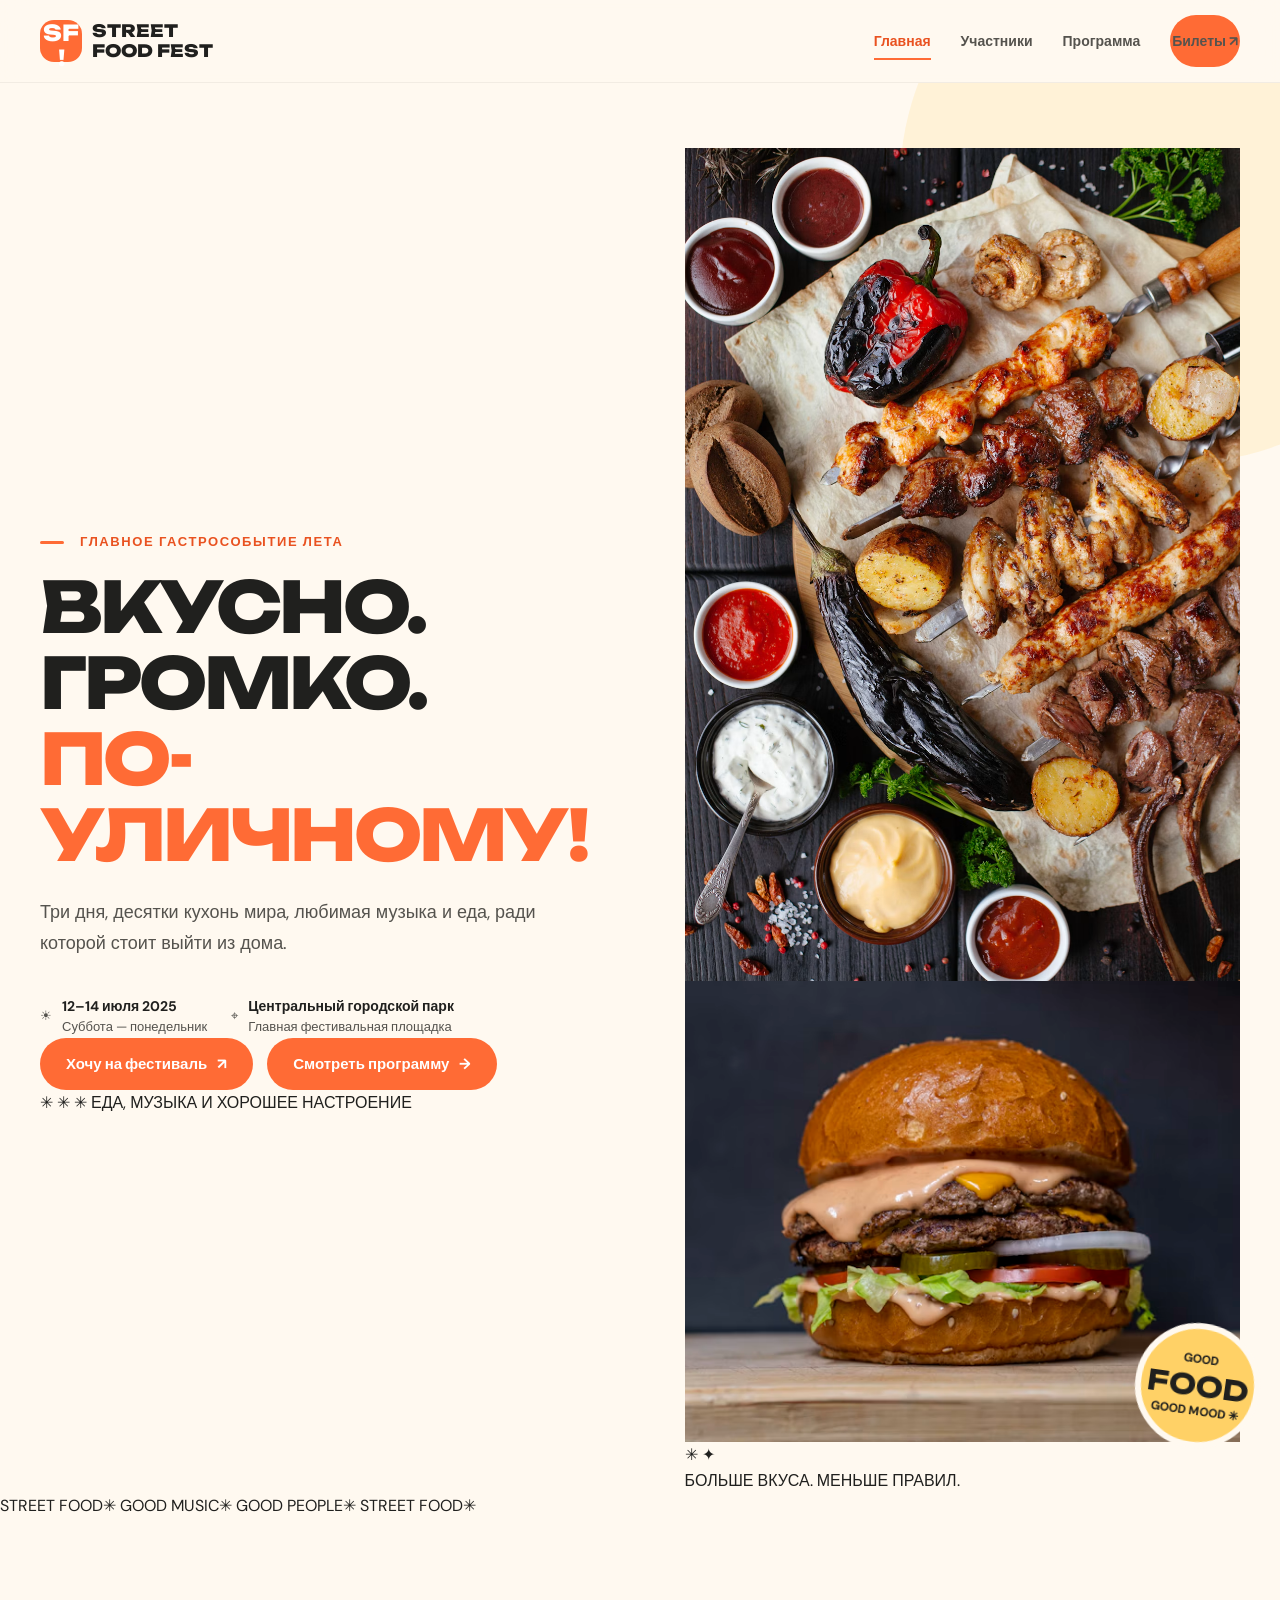
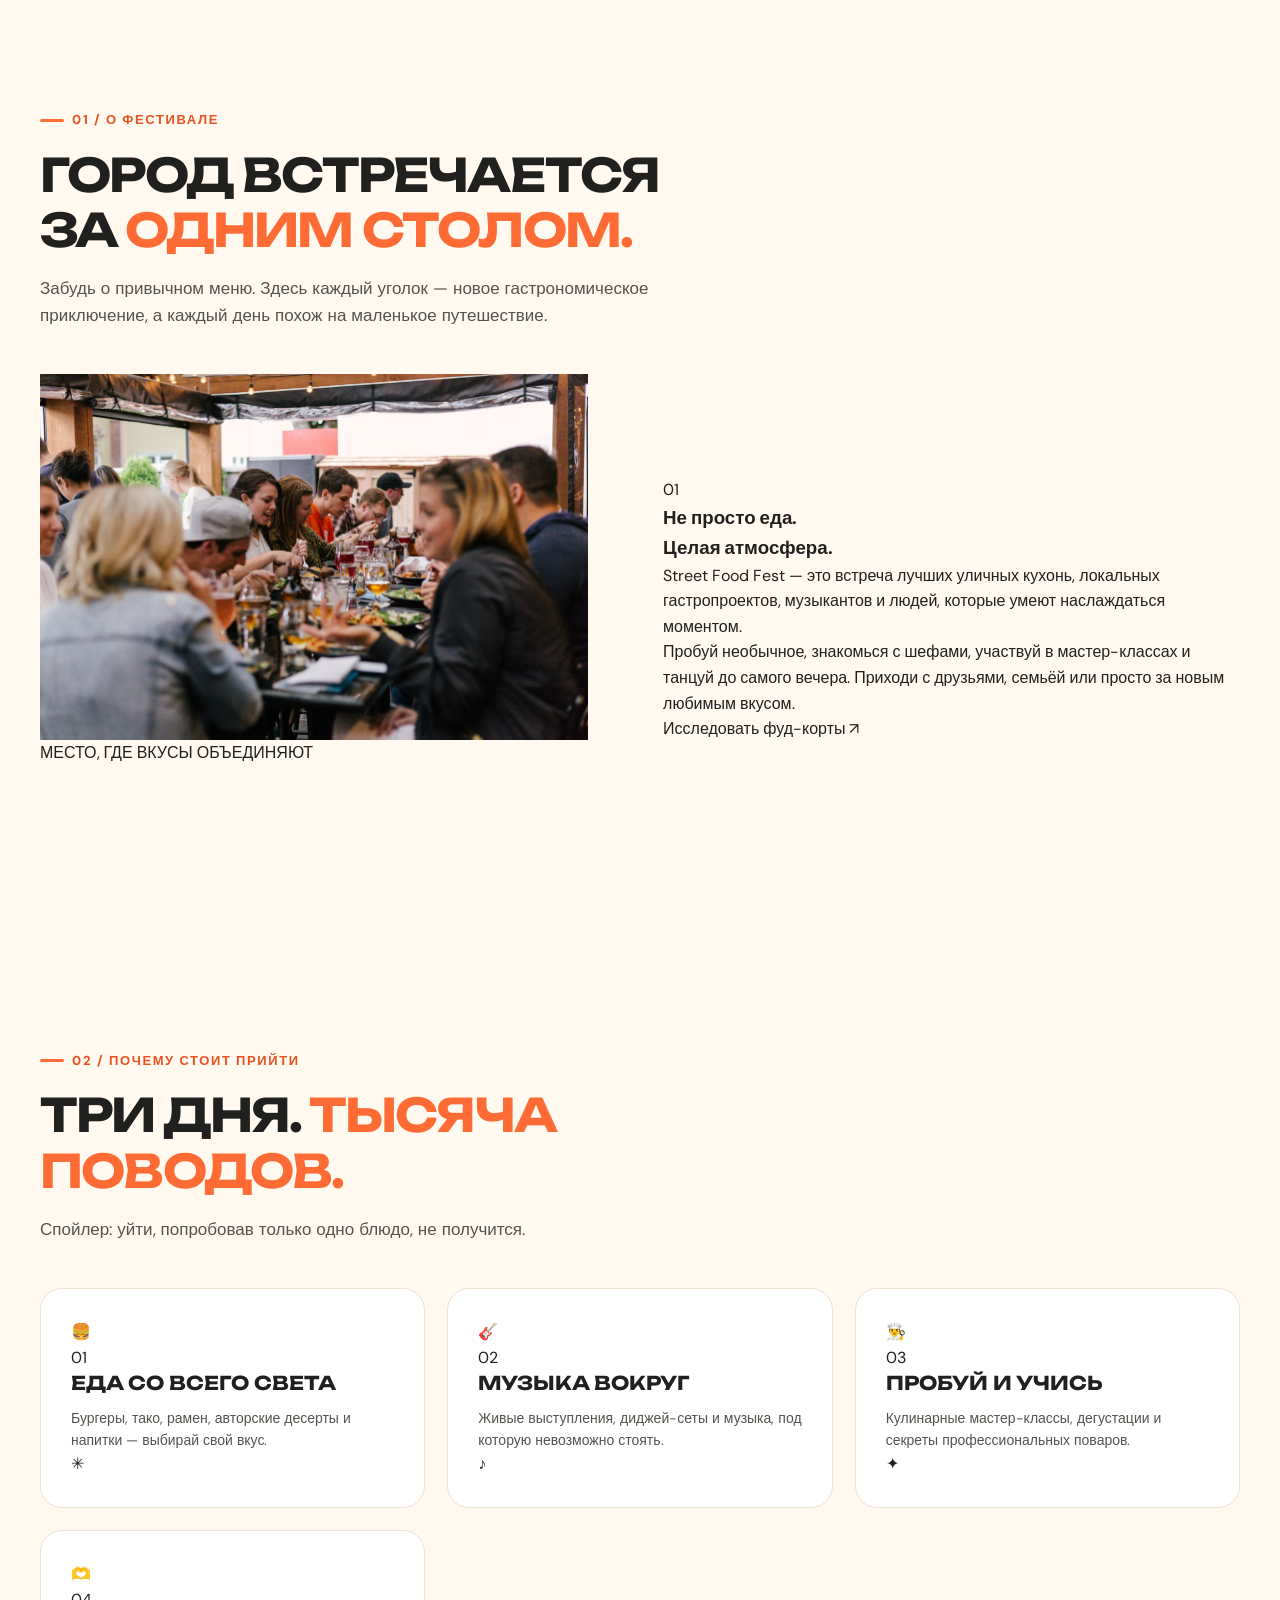
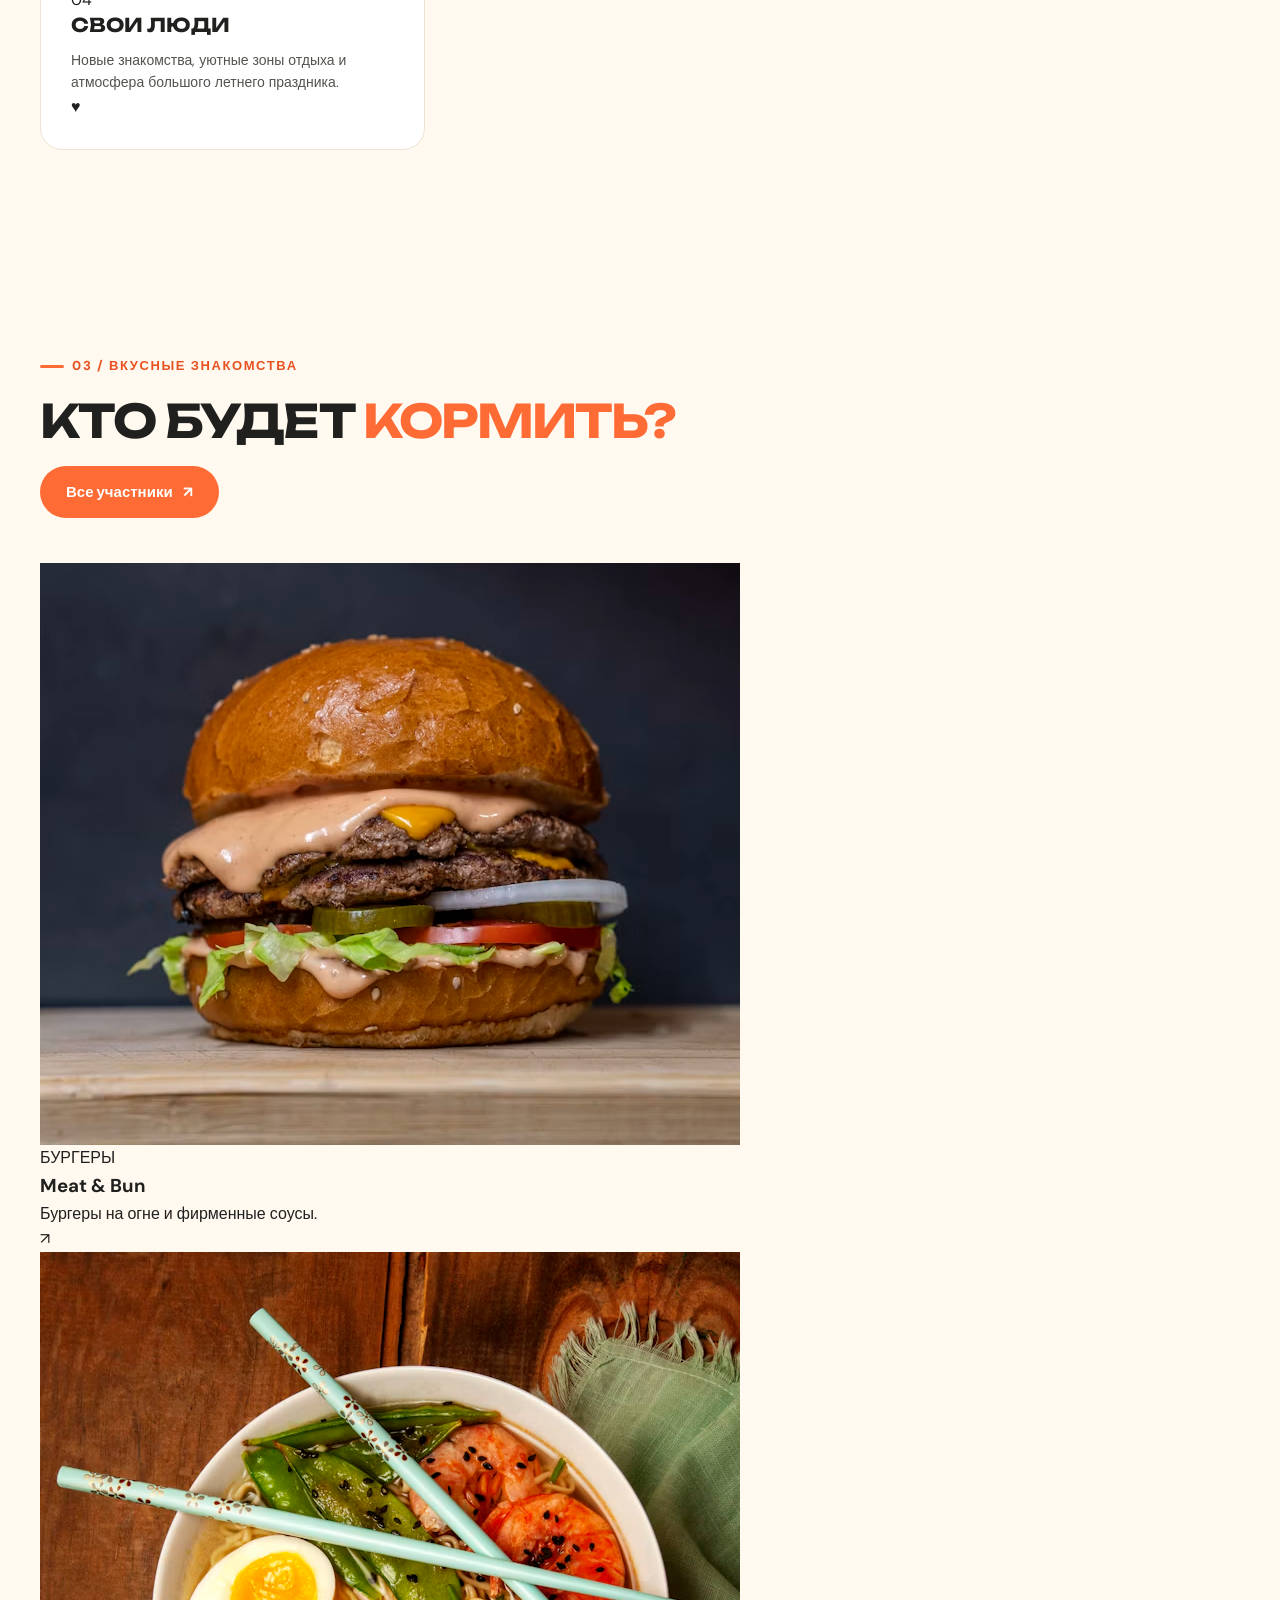
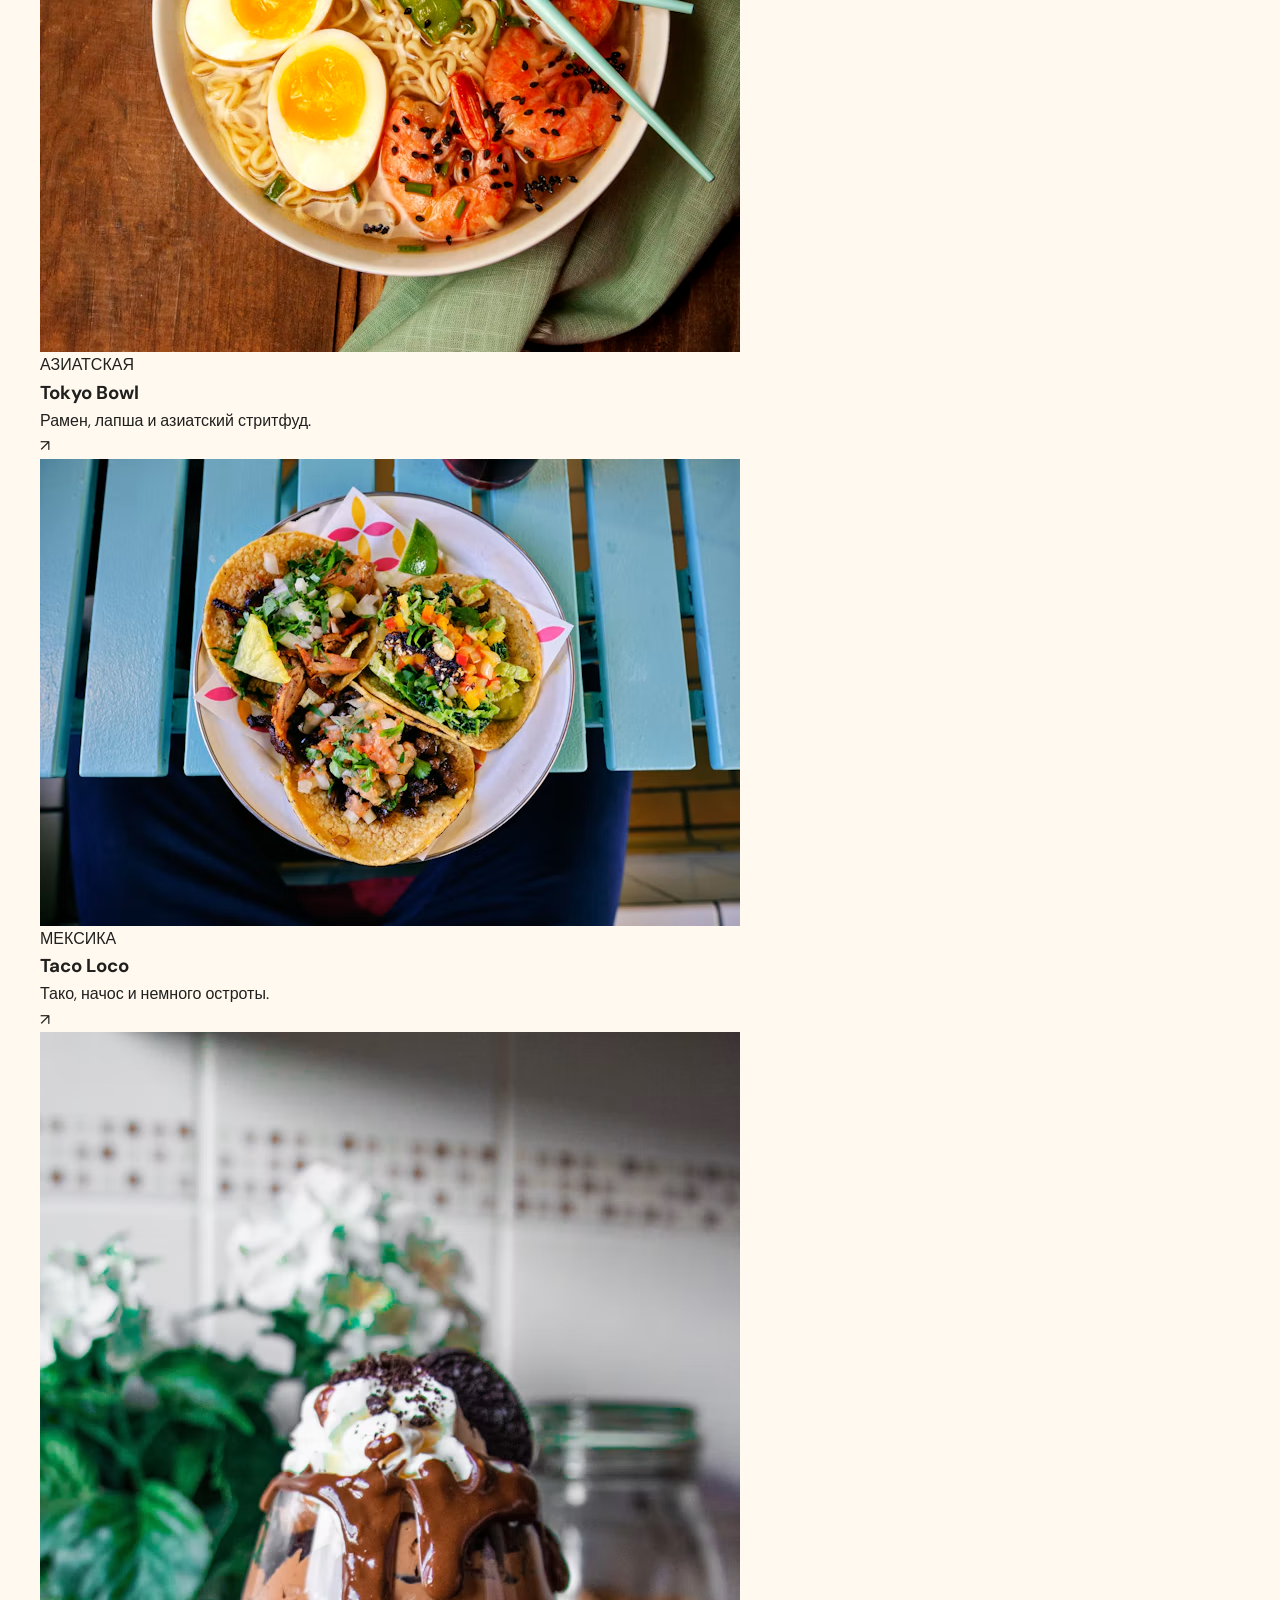
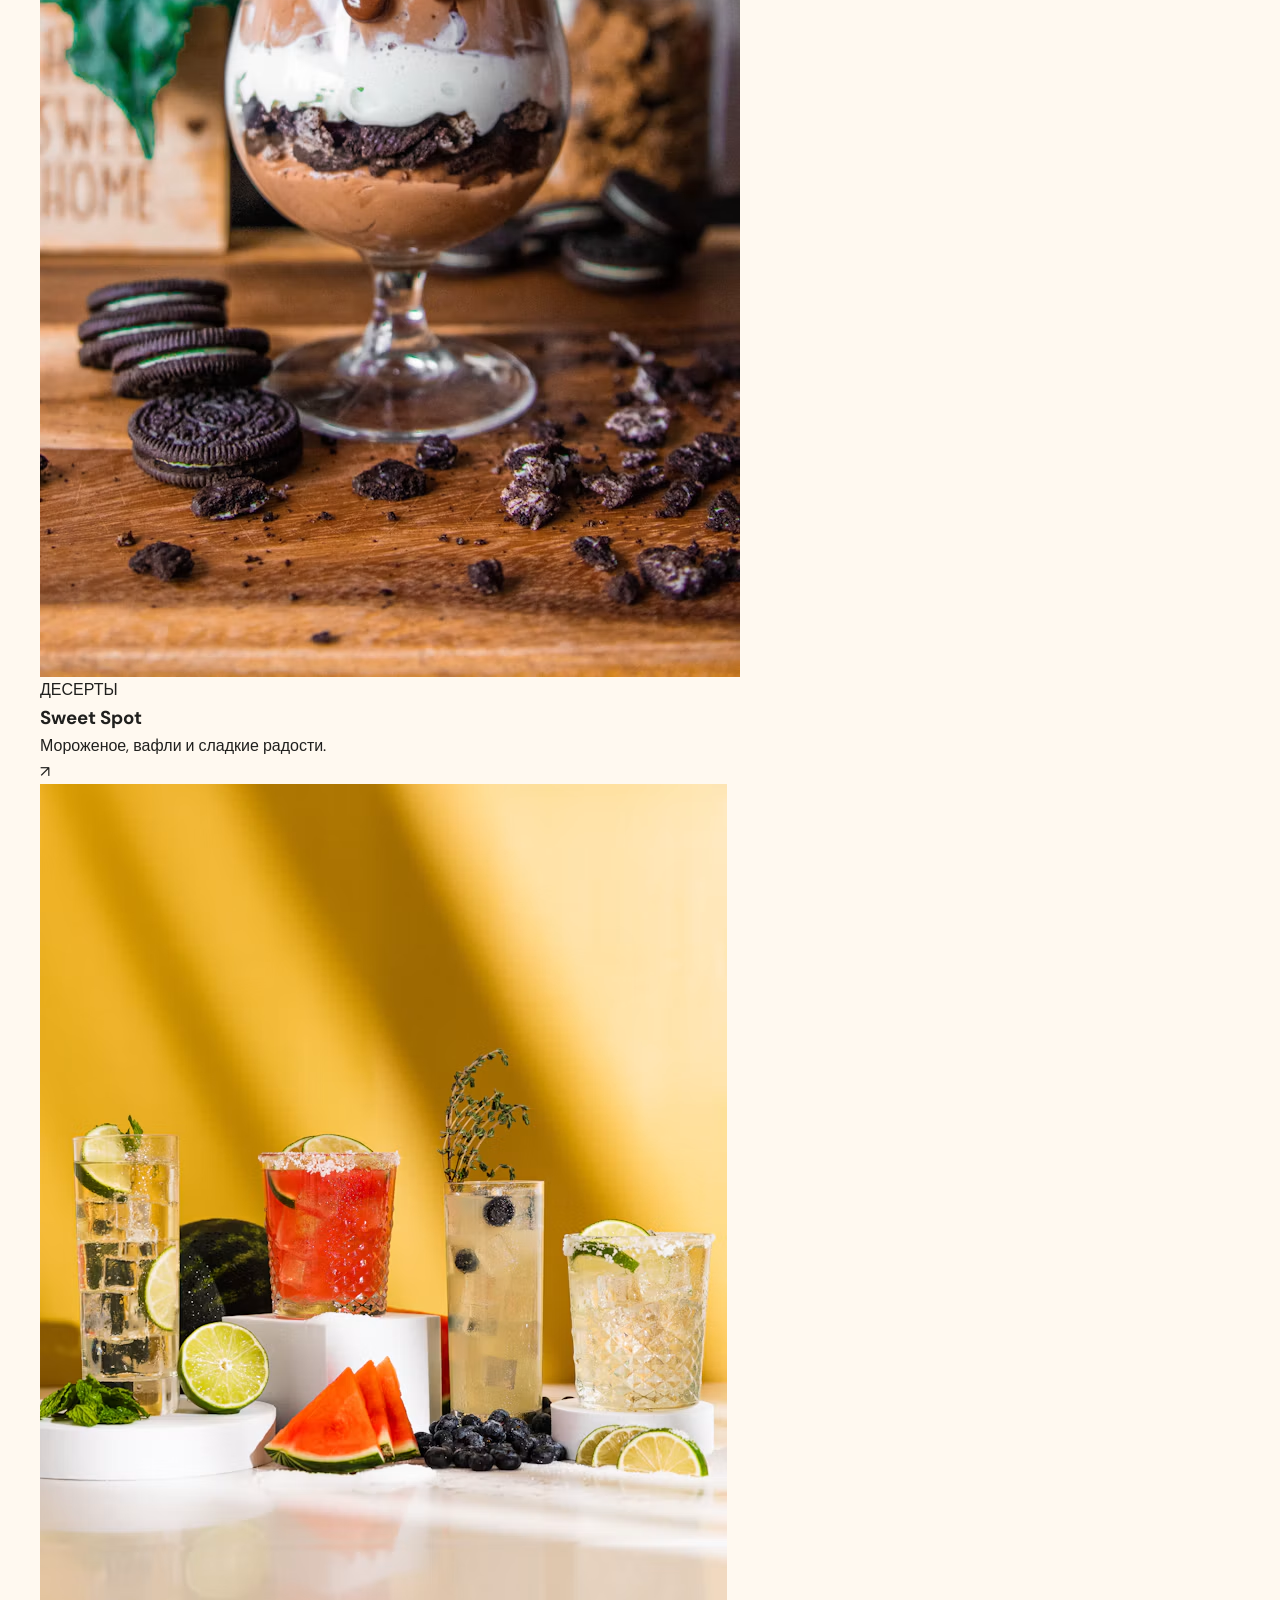
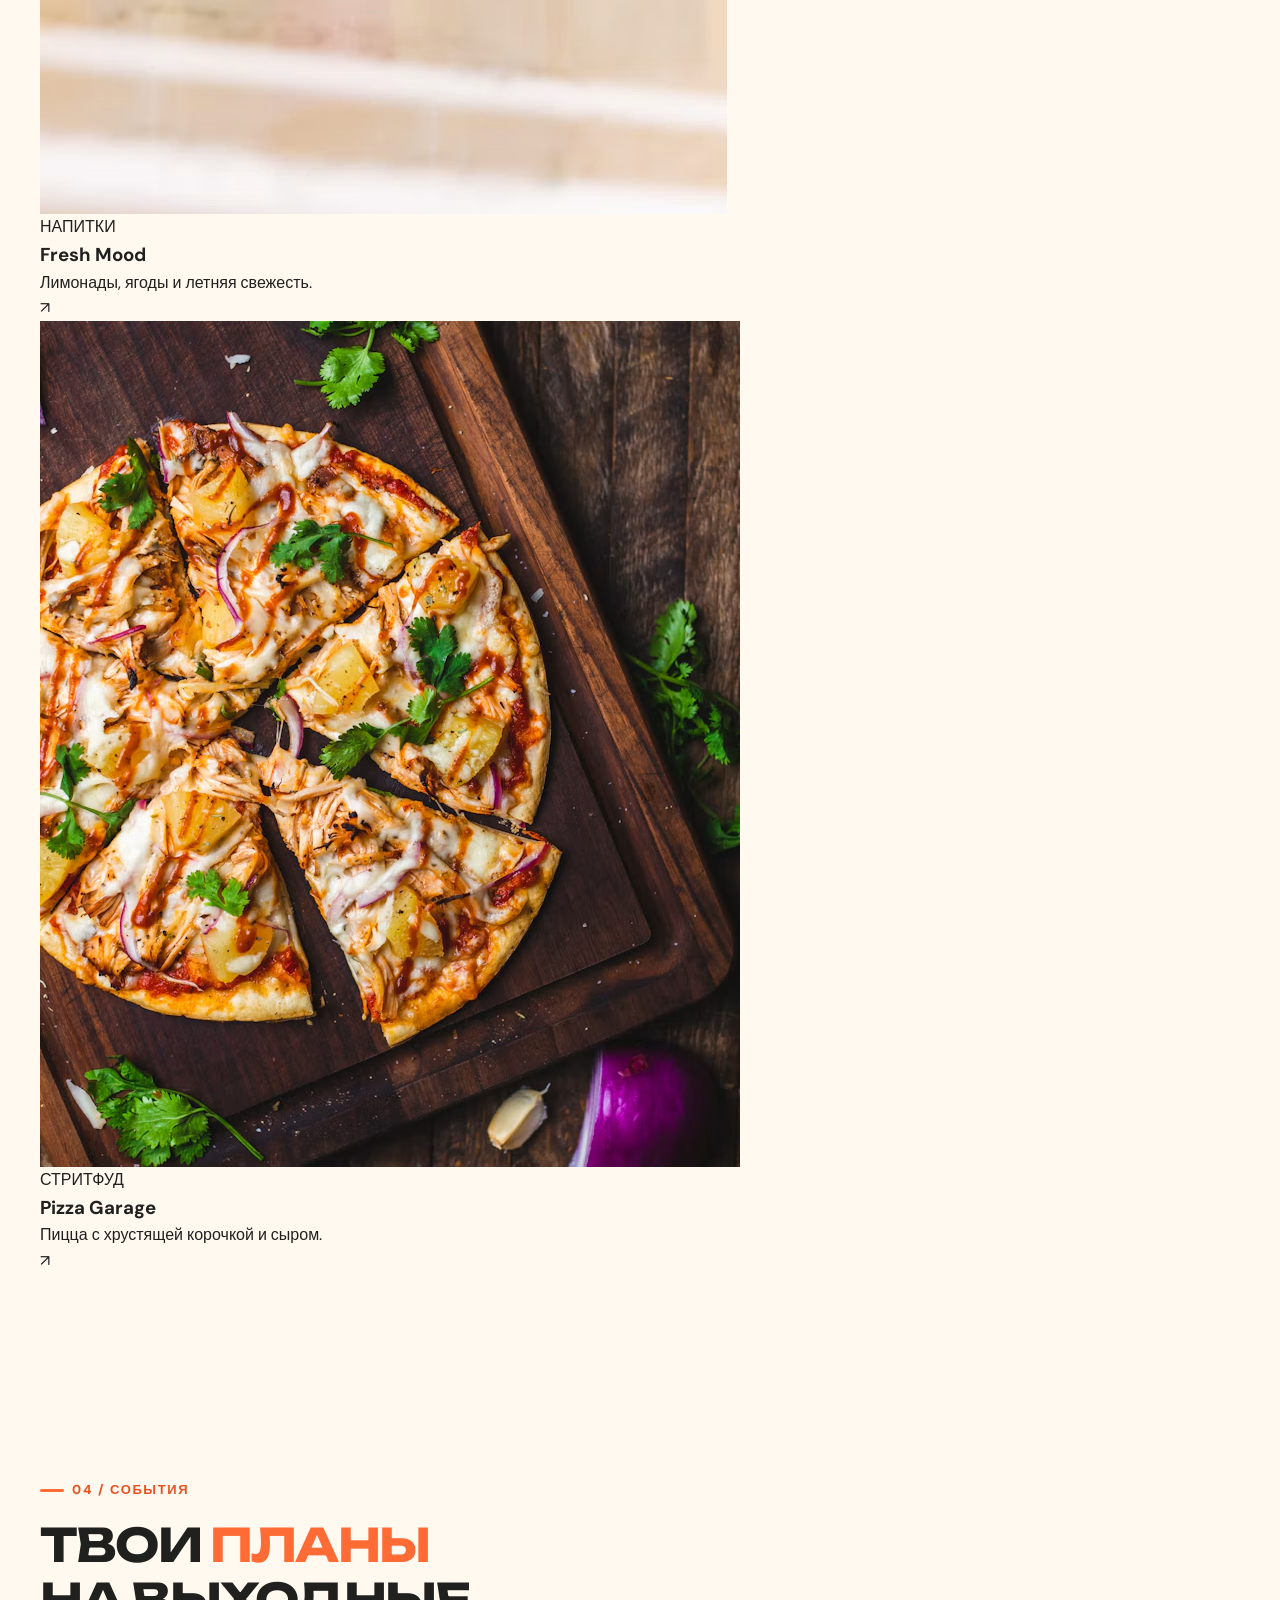
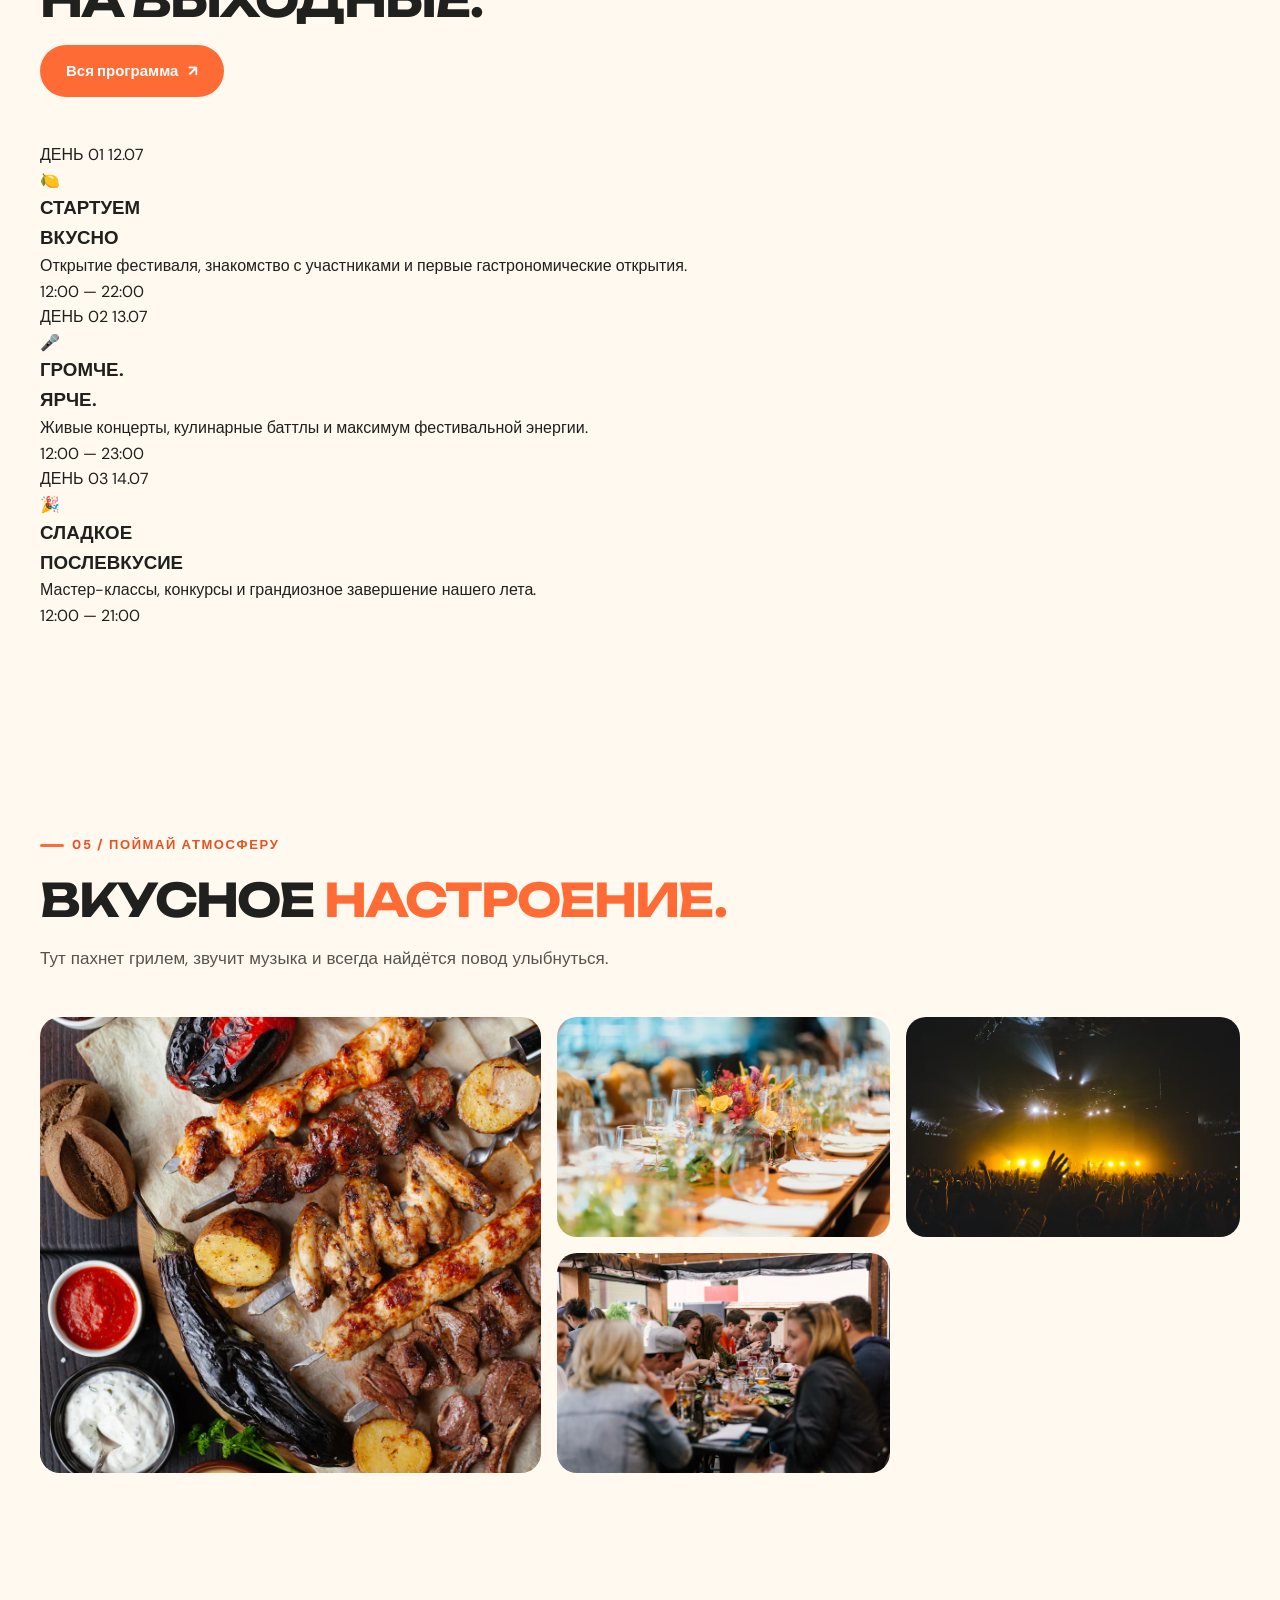
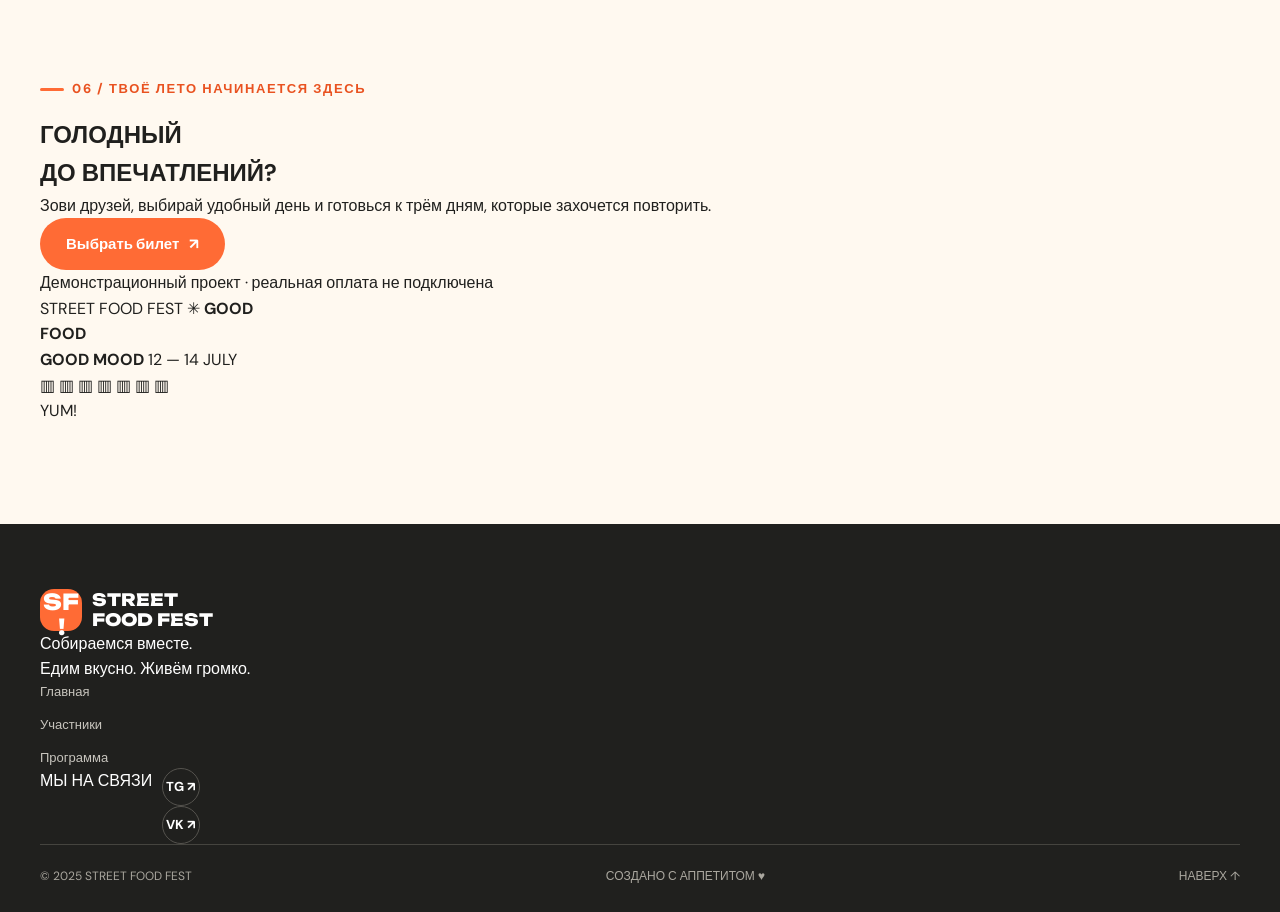
<file: index.html>
<!DOCTYPE html>
<html lang="ru">
<head>
    <meta charset="UTF-8">
    <meta name="viewport" content="width=device-width, initial-scale=1.0">
    <meta name="theme-color" content="#fff8ed">
    <meta name="description" content="Street Food Fest — городской фестиваль уличной еды, музыки и ярких впечатлений. 12–14 июля 2025 года.">
    <title>Street Food Fest — вкус города</title>
    <link rel="preconnect" href="https://fonts.googleapis.com">
    <link rel="preconnect" href="https://fonts.gstatic.com" crossorigin>
    <link href="https://fonts.googleapis.com/css2?family=DM+Sans:wght@400;500;600;700;800&family=Unbounded:wght@400;500;600;700;800&display=swap" rel="stylesheet">
    <link rel="stylesheet" href="css/style.css">
    <script src="js/script.js" defer></script>
</head>

<body>
<header class="header">
    <div class="container header-inner">
        <a class="logo" href="index.html" aria-label="Street Food Fest — главная">
            <span class="logo-icon">SF<span>!</span></span>
            <span class="logo-text">STREET<br>FOOD FEST</span>
        </a>

        <button class="menu-toggle" aria-label="Открыть меню"
                aria-expanded="false" aria-controls="main-nav">
            <span></span><span></span>
        </button>

        <nav class="nav" id="main-nav">
            <a class="nav-link active" href="index.html">Главная</a>
            <a class="nav-link" href="participants.html">Участники</a>
            <a class="nav-link" href="program.html">Программа</a>
            <a class="button button-dark button-small" href="#tickets">Билеты ↗</a>
        </nav>
    </div>
</header>

<main>
    <!-- HERO -->
    <section class="hero">
        <div class="container hero-grid">
            <div class="hero-content">
                <span class="eyebrow"><span class="live-dot"></span> ГЛАВНОЕ ГАСТРОСОБЫТИЕ ЛЕТА</span>
                <h1>ВКУСНО.<br>ГРОМКО.<br><span class="text-orange">ПО-УЛИЧНОМУ!</span></h1>
                <p class="hero-description">
                    Три дня, десятки кухонь мира, любимая музыка
                    и еда, ради которой стоит выйти из дома.
                </p>

                <div class="hero-meta">
                    <div class="hero-meta-item">
                        <span class="meta-icon">☀</span>
                        <div>
                            <strong>12–14 июля 2025</strong>
                            <span>Суббота — понедельник</span>
                        </div>
                    </div>

                    <div class="hero-meta-item">
                        <span class="meta-icon">⌖</span>
                        <div>
                            <strong>Центральный городской парк</strong>
                            <span>Главная фестивальная площадка</span>
                        </div>
                    </div>
                </div>

                <div class="hero-actions">
                    <a class="button button-orange" href="#tickets">Хочу на фестиваль <span>↗</span></a>
                    <a class="button button-outline" href="program.html">Смотреть программу <span>→</span></a>
                </div>

                <div class="hero-note">
                    <span class="hero-note-stars">✳ ✳ ✳</span>
                    ЕДА, МУЗЫКА И ХОРОШЕЕ НАСТРОЕНИЕ
                </div>
            </div>

            <div class="hero-visual">
                <div class="hero-photo hero-photo-main">
                    <img src="images/appetitnaya_ulichnaya_eda_na_grile.avif"
                         alt="Аппетитная уличная еда на гриле">
                </div>

                <div class="hero-photo hero-photo-small">
                    <img src="images/sochnuy_burger_s_syrom.avif"
                         alt="Сочный бургер с сыром">
                </div>

                <div class="hero-sticker">
                    <span>GOOD</span>
                    <strong>FOOD</strong>
                    <span>GOOD MOOD ✳</span>
                </div>

                <span class="hero-spark spark-one">✳</span>
                <span class="hero-spark spark-two">✦</span>
                <div class="hero-image-caption">БОЛЬШЕ ВКУСА. МЕНЬШЕ ПРАВИЛ.</div>
            </div>
        </div>

        <div class="hero-bottom-line">
            <span>STREET FOOD</span><span>✳</span>
            <span>GOOD MUSIC</span><span>✳</span>
            <span>GOOD PEOPLE</span><span>✳</span>
            <span>STREET FOOD</span><span>✳</span>
        </div>
    </section>

    <!-- ABOUT -->

    <section class="section about-section" id="about">
        <div class="container">
            <div class="section-heading">
                <div>
                    <span class="eyebrow">01 / О ФЕСТИВАЛЕ</span>
                    <h2>ГОРОД ВСТРЕЧАЕТСЯ<br>ЗА <span class="text-orange">ОДНИМ СТОЛОМ.</span></h2>
                </div>

                <p class="section-intro">
                    Забудь о привычном меню. Здесь каждый уголок —

                    новое гастрономическое приключение, а каждый день

                    похож на маленькое путешествие.
                </p>
            </div>

            <div class="about-grid">
                <div class="about-image">
                    <img src="images/druzya_naslazdayutsya_edoy_za_obshim_stolom.avif"
                         alt="Друзья наслаждаются едой за общим столом">
                    <div class="about-image-label">МЕСТО, ГДЕ ВКУСЫ ОБЪЕДИНЯЮТ</div>
                </div>

                <div class="about-copy">
                    <span class="about-number">01</span>
                    <h3>Не просто еда.<br>Целая атмосфера.</h3>
                    <p>
                        Street Food Fest — это встреча лучших уличных

                        кухонь, локальных гастропроектов, музыкантов

                        и людей, которые умеют наслаждаться моментом.
                    </p>

                    <p>
                        Пробуй необычное, знакомься с шефами, участвуй

                        в мастер-классах и танцуй до самого вечера.

                        Приходи с друзьями, семьёй или просто за новым

                        любимым вкусом.
                    </p>
                    <a class="text-link" href="participants.html">Исследовать фуд-корты <span>↗</span></a>
                </div>
            </div>
        </div>
    </section>

    <!-- FEATURES -->

    <section class="section features-section">
        <div class="container">
            <div class="section-heading section-heading-centered">
                <span class="eyebrow">02 / ПОЧЕМУ СТОИТ ПРИЙТИ</span>
                <h2>ТРИ ДНЯ. <span class="text-orange">ТЫСЯЧА ПОВОДОВ.</span></h2>
                <p>Спойлер: уйти, попробовав только одно блюдо, не получится.</p>
            </div>

            <div class="features-grid">
                <article class="feature-card feature-yellow">
                    <div class="feature-icon">🍔</div>
                    <span class="feature-index">01</span>
                    <h3>ЕДА СО ВСЕГО СВЕТА</h3>
                    <p>Бургеры, тако, рамен, авторские десерты и напитки — выбирай свой вкус.</p>
                    <span class="feature-decoration">✳</span>
                </article>

                <article class="feature-card feature-orange">
                    <div class="feature-icon">🎸</div>
                    <span class="feature-index">02</span>
                    <h3>МУЗЫКА ВОКРУГ</h3>
                    <p>Живые выступления, диджей-сеты и музыка, под которую невозможно стоять.</p>
                    <span class="feature-decoration">♪</span>
                </article>

                <article class="feature-card feature-purple">
                    <div class="feature-icon">👨‍🍳</div>
                    <span class="feature-index">03</span>
                    <h3>ПРОБУЙ И УЧИСЬ</h3>
                    <p>Кулинарные мастер-классы, дегустации и секреты профессиональных поваров.</p>
                    <span class="feature-decoration">✦</span>
                </article>

                <article class="feature-card feature-coral">
                    <div class="feature-icon">🫶</div>
                    <span class="feature-index">04</span>
                    <h3>СВОИ ЛЮДИ</h3>
                    <p>Новые знакомства, уютные зоны отдыха и атмосфера большого летнего праздника.</p>
                    <span class="feature-decoration">♥</span>
                </article>
            </div>
        </div>
    </section>

    <!-- PARTICIPANTS PREVIEW -->

    <section class="section participants-section" id="participants">
        <div class="container">
            <div class="section-heading">
                <div>
                    <span class="eyebrow">03 / ВКУСНЫЕ ЗНАКОМСТВА</span>
                    <h2>КТО БУДЕТ <span class="text-orange">КОРМИТЬ?</span></h2>
                </div>
                <a class="button button-outline" href="participants.html">Все участники <span>↗</span></a>
            </div>

            <div class="food-grid food-grid-six">
                <article class="food-card">
                    <a href="participants.html" class="food-card-image">
                        <img src="images/burgery.avif" alt="Бургер с сыром">
                        <span class="food-tag">БУРГЕРЫ</span>
                    </a>

                    <div class="food-card-content">
                        <h3>Meat & Bun</h3>
                        <p>Бургеры на огне и фирменные соусы.</p>
                        <span class="food-card-arrow">↗</span>
                    </div>
                </article>

                <article class="food-card">
                    <a href="participants.html" class="food-card-image">
                        <img src="images/aziatskaya.avif" alt="Миска азиатского рамена">
                        <span class="food-tag tag-purple">АЗИАТСКАЯ</span>
                    </a>

                    <div class="food-card-content">
                        <h3>Tokyo Bowl</h3>
                        <p>Рамен, лапша и азиатский стритфуд.</p>
                        <span class="food-card-arrow">↗</span>
                    </div>
                </article>

                <article class="food-card">
                    <a href="participants.html" class="food-card-image">
                        <img src="images/meksika.avif" alt="Мексиканские тако">
                        <span class="food-tag tag-coral">МЕКСИКА</span>
                    </a>

                    <div class="food-card-content">
                        <h3>Taco Loco</h3>
                        <p>Тако, начос и немного остроты.</p>
                        <span class="food-card-arrow">↗</span>
                    </div>
                </article>

                <article class="food-card">
                    <a href="participants.html" class="food-card-image">
                        <img src="images/deserty.avif" alt="Мороженое в вафельном стаканчике">
                        <span class="food-tag tag-pink">ДЕСЕРТЫ</span>
                    </a>

                    <div class="food-card-content">
                        <h3>Sweet Spot</h3>
                        <p>Мороженое, вафли и сладкие радости.</p>
                        <span class="food-card-arrow">↗</span>
                    </div>
                </article>

                <article class="food-card">
                    <a href="participants.html" class="food-card-image">
                        <img src="images/drinks.jpg" alt="Освежающий фруктовый напиток">
                        <span class="food-tag tag-purple">НАПИТКИ</span>
                    </a>

                    <div class="food-card-content">
                        <h3>Fresh Mood</h3>
                        <p>Лимонады, ягоды и летняя свежесть.</p>
                        <span class="food-card-arrow">↗</span>
                    </div>
                </article>

                <article class="food-card">
                    <a href="participants.html" class="food-card-image">
                        <img src="images/street_food.avif" alt="Пицца с томатами и сыром">
                        <span class="food-tag tag-orange">СТРИТФУД</span>
                    </a>

                    <div class="food-card-content">
                        <h3>Pizza Garage</h3>
                        <p>Пицца с хрустящей корочкой и сыром.</p>
                        <span class="food-card-arrow">↗</span>
                    </div>
                </article>
            </div>
        </div>
    </section>

    <!-- PROGRAM -->

    <section class="section program-section">
        <div class="container">
            <div class="section-heading">
                <div>
                    <span class="eyebrow">04 / СОБЫТИЯ</span>
                    <h2>ТВОИ <span class="text-orange">ПЛАНЫ</span><br>НА ВЫХОДНЫЕ.</h2>
                </div>
                <a class="button button-dark" href="program.html">Вся программа <span>↗</span></a>
            </div>

            <div class="day-preview-grid">
                <article class="day-preview day-yellow">
                    <div class="day-preview-top">
                        <span class="day-label">ДЕНЬ 01</span>
                        <span class="day-date">12.07</span>
                    </div>

                    <div class="day-preview-icon">🍋</div>

                    <h3>СТАРТУЕМ<br>ВКУСНО</h3>
                    <p>Открытие фестиваля, знакомство с участниками и первые гастрономические открытия.</p>

                    <span class="day-time">12:00 — 22:00</span>
                </article>

                <article class="day-preview day-orange">
                    <div class="day-preview-top">
                        <span class="day-label">ДЕНЬ 02</span>
                        <span class="day-date">13.07</span>
                    </div>

                    <div class="day-preview-icon">🎤</div>

                    <h3>ГРОМЧЕ.<br>ЯРЧЕ.</h3>
                    <p>Живые концерты, кулинарные баттлы и максимум фестивальной энергии.</p>

                    <span class="day-time">12:00 — 23:00</span>
                </article>

                <article class="day-preview day-purple">
                    <div class="day-preview-top">
                        <span class="day-label">ДЕНЬ 03</span>
                        <span class="day-date">14.07</span>
                    </div>

                    <div class="day-preview-icon">🎉</div>

                    <h3>СЛАДКОЕ<br>ПОСЛЕВКУСИЕ</h3>

                    <p>Мастер-классы, конкурсы и грандиозное завершение нашего лета.</p>

                    <span class="day-time">12:00 — 21:00</span>
                </article>
            </div>
        </div>
    </section>

    <!-- GALLERY -->

    <section class="section gallery-section">
        <div class="container">
            <div class="section-heading section-heading-centered">
                <span class="eyebrow">05 / ПОЙМАЙ АТМОСФЕРУ</span>
                <h2>ВКУСНОЕ <span class="text-orange">НАСТРОЕНИЕ.</span></h2>
                <p>Тут пахнет грилем, звучит музыка и всегда найдётся повод улыбнуться.</p>
            </div>

            <div class="gallery-grid">
                <div class="gallery-item gallery-large">
                    <img src="images/eda_kotoruyu_lubish.avif" alt="Еда на гриле">
                    <span>ЕДА, КОТОРУЮ ЛЮБИШЬ</span>
                </div>

                <div class="gallery-item">
                    <img src="images/ludi_kotorue_ryadom.avif" alt="Праздничная встреча на открытом воздухе">
                    <span>ЛЮДИ, КОТОРЫЕ РЯДОМ</span>
                </div>

                <div class="gallery-item">
                    <img src="images/music_until_the_evening.avif" alt="Живой концерт">
                    <span>МУЗЫКА ДО ВЕЧЕРА</span>
                </div>

                <div class="gallery-item">
                    <img src="images/vstrechi_bez_povoda.avif" alt="Друзья за общим столом">
                    <span>ВСТРЕЧИ БЕЗ ПОВОДА</span>
                </div>
            </div>
        </div>
    </section>

    <!-- TICKETS -->

    <section class="section tickets-section" id="tickets">
        <div class="container">
            <div class="tickets-card">
                <div class="tickets-content">
                    <span class="eyebrow">06 / ТВОЁ ЛЕТО НАЧИНАЕТСЯ ЗДЕСЬ</span>
                    <h2>ГОЛОДНЫЙ<br>ДО <span>ВПЕЧАТЛЕНИЙ?</span></h2>
                    <p>Зови друзей, выбирай удобный день и готовься к трём дням, которые захочется повторить.</p>
                    <a href="#ticket-info" class="button button-dark" data-demo="tickets">
                        Выбрать билет <span>↗</span>
                    </a>
                    <p class="ticket-small">Демонстрационный проект · реальная оплата не подключена</p>
                </div>

                <div class="tickets-visual">
                    <div class="ticket-shape">
                        <span class="ticket-top">STREET FOOD FEST</span>
                        <span class="ticket-star">✳</span>
                        <strong>GOOD<br>FOOD<br>GOOD MOOD</strong>
                        <span class="ticket-date">12 — 14 JULY</span>
                        <div class="ticket-barcode">▥ ▥ ▥ ▥ ▥ ▥ ▥</div>
                    </div>
                    <span class="ticket-decoration">YUM!</span>
                </div>
            </div>

            <div id="ticket-info" class="demo-notice" hidden>
                <strong>Билеты</strong>
                <p>Это демонстрационный сайт. Сервис продажи билетов не подключён, поэтому покупка пока недоступна.</p>
                <button class="button button-outline" type="button" data-close-demo>Понятно</button>
            </div>
        </div>
    </section>

    <!-- FOOTER -->

    <footer class="footer">
        <div class="container">
            <div class="footer-main">
                <a class="logo footer-logo" href="index.html">
                    <span class="logo-icon">SF<span>!</span></span>
                    <span class="logo-text">STREET<br>FOOD FEST</span>
                </a>

                <p>Собираемся вместе.<br>Едим вкусно. Живём громко.</p>

                <div class="footer-links">
                    <a href="index.html">Главная</a>
                    <a href="participants.html">Участники</a>
                    <a href="program.html">Программа</a>
                </div>

                <div class="footer-socials">
                    <span>МЫ НА СВЯЗИ</span>
                    <div>
                        <a href="https://t.me/" target="_blank" rel="noopener noreferrer" aria-label="Telegram">TG ↗</a>
                        <a href="https://vk.com/" target="_blank" rel="noopener noreferrer" aria-label="ВКонтакте">VK ↗</a>
                    </div>
                </div>
            </div>

            <div class="footer-bottom">
                <span>© 2025 STREET FOOD FEST</span>
                <span>СОЗДАНО С АППЕТИТОМ ♥</span>
                <a href="#top" onclick="window.scrollTo({top:0,behavior:'smooth'}); return false;">НАВЕРХ ↑</a>
            </div>
        </div>
    </footer>
</main>
</body>
</html>
</file>
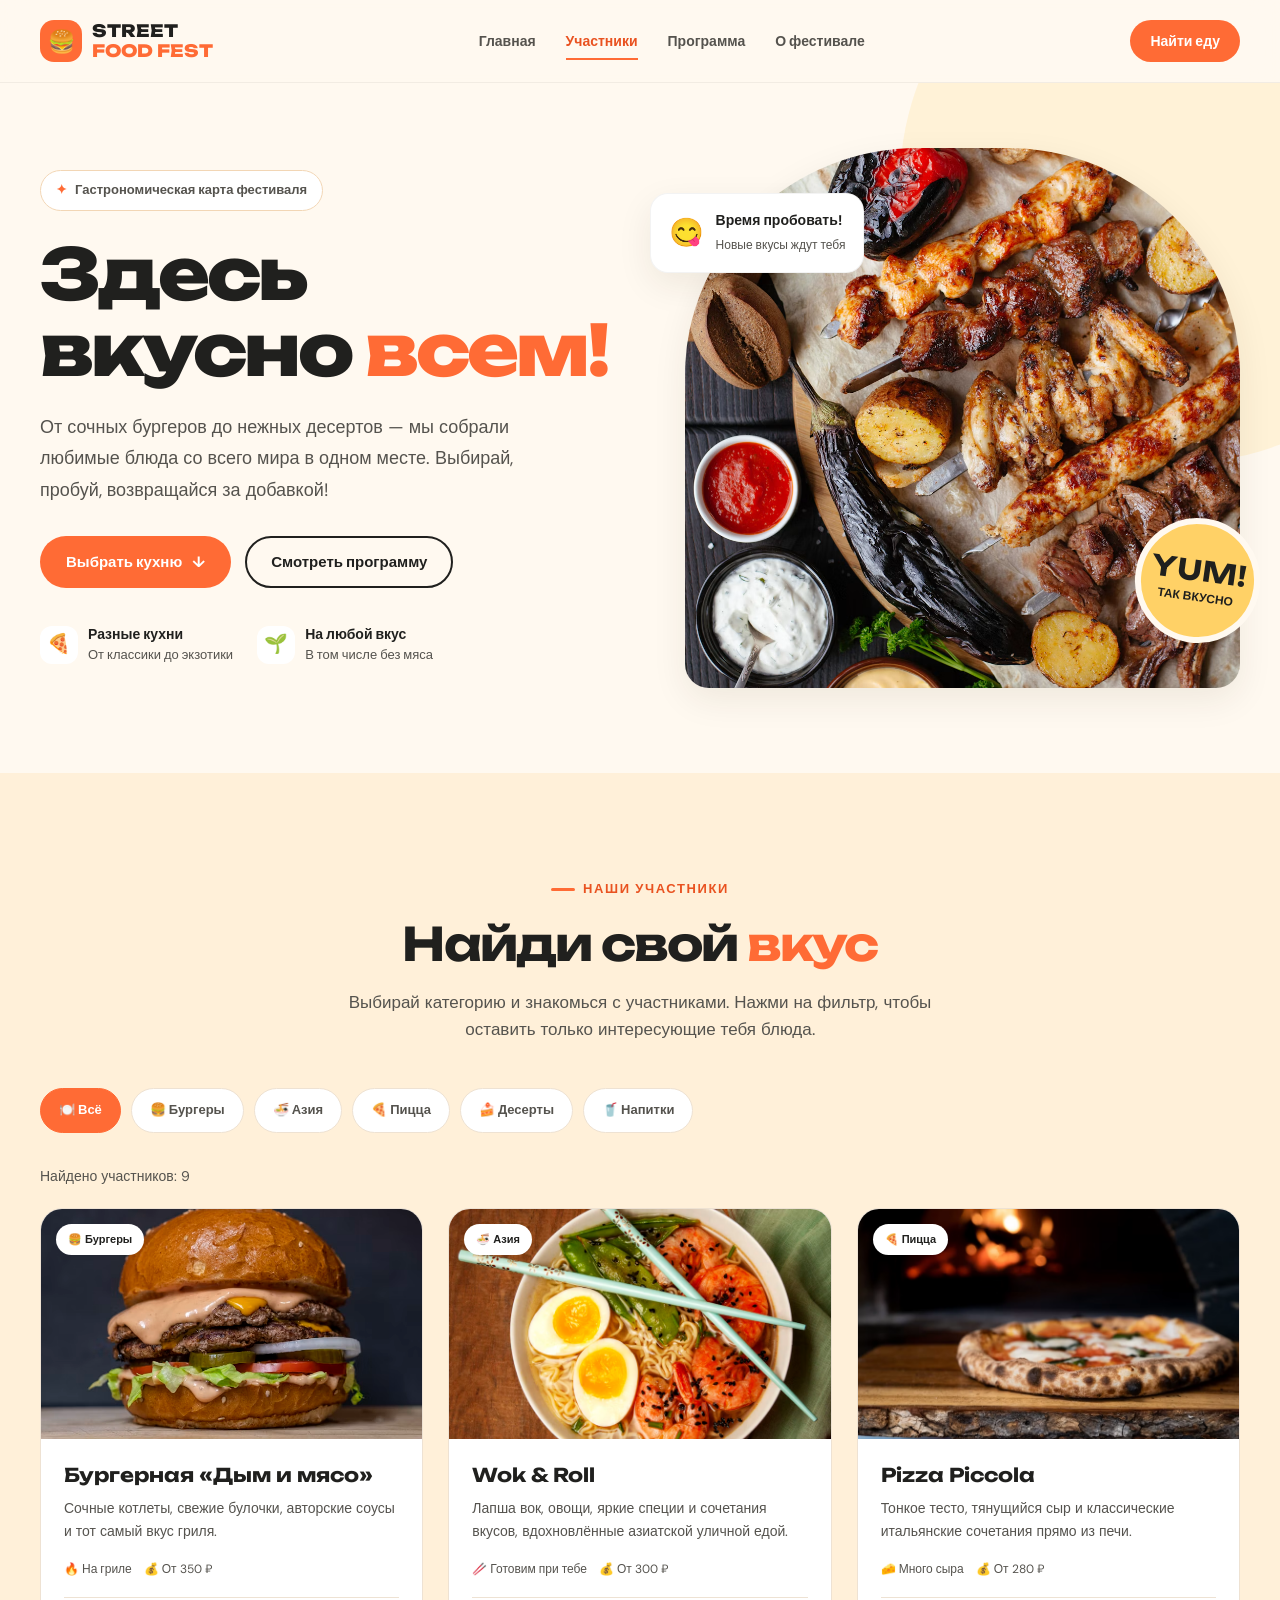
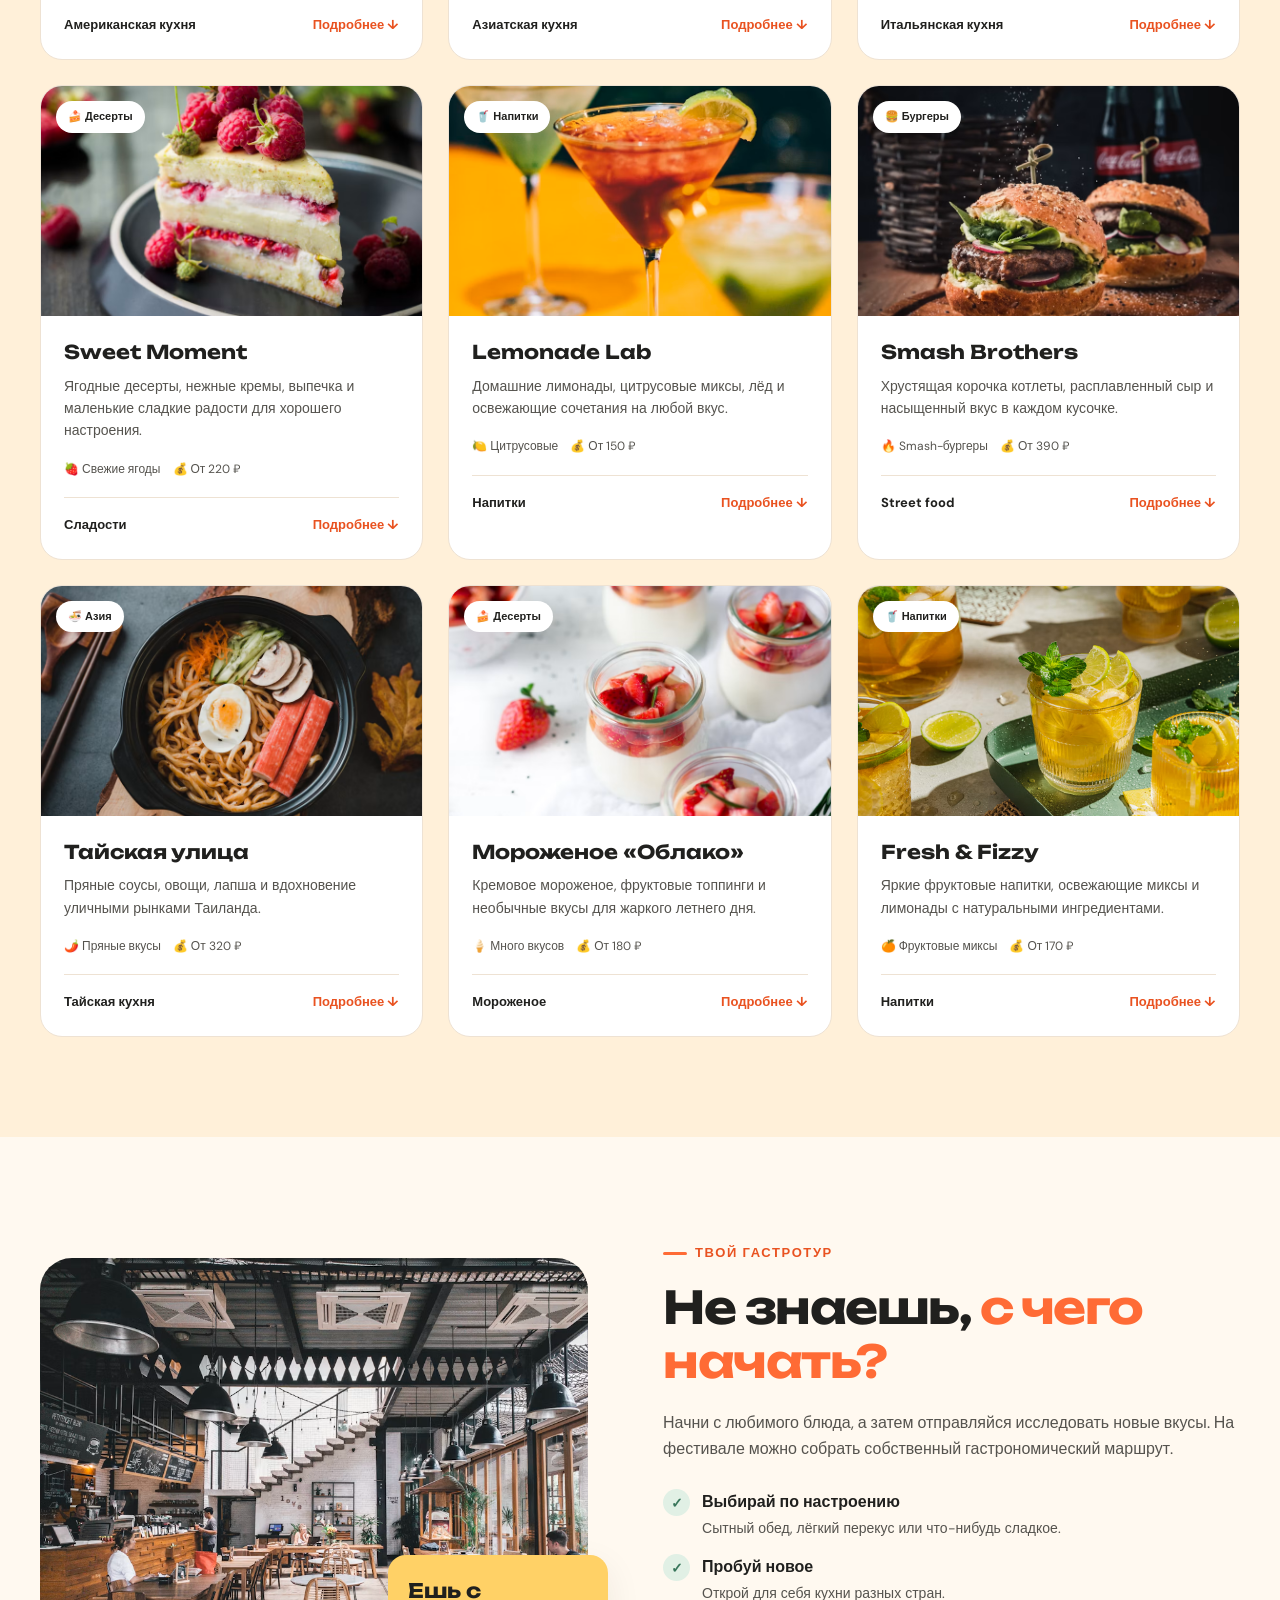
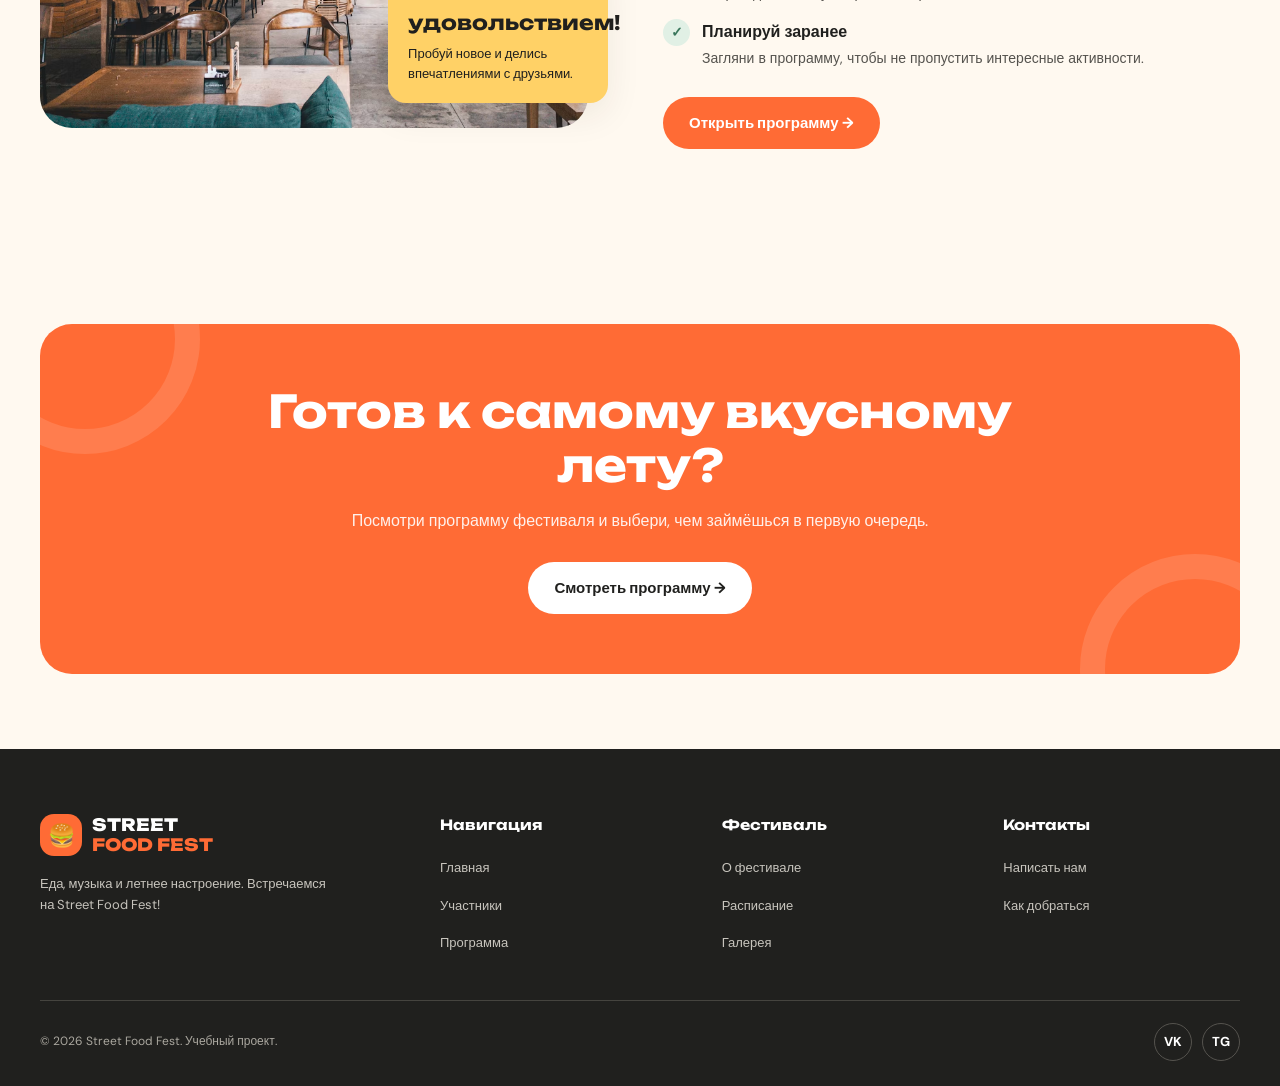
<file: participants.html>
<!DOCTYPE html>
<html lang="ru">
<head>
    <meta charset="UTF-8">
    <meta name="viewport" content="width=device-width, initial-scale=1.0">
    <meta name="description" content="Знакомьтесь с участниками Street Food Fest: бургеры, азиатская кухня, пицца, десерты и напитки." >
    <meta name="theme-color" content="#fff9f0">
    <title>Участники — Street Food Fest</title>
    <link rel="preconnect" href="https://fonts.googleapis.com">
    <link rel="preconnect" href="https://fonts.gstatic.com" crossorigin>
    <link href="https://fonts.googleapis.com/css2?family=DM+Sans:wght@400;500;600;700;800&family=Unbounded:wght@400;500;600;700;800&display=swap" rel="stylesheet" >
    <link rel="stylesheet" href="css/style.css">
    <script src="js/script.js" defer></script>
</head>
<body>

    <!-- ШАПКА -->

    <header class="header">
        <div class="container header-inner">
            <a class="logo" href="index.html" aria-label="Street Food Fest — главная">
                <span class="logo-icon">🍔</span>
                <span class="logo-text">
                    STREET
                    <span>FOOD FEST</span>
                </span>
            </a>

            <nav class="nav" id="main-nav" aria-label="Основная навигация">
                <a href="index.html">Главная</a>
                <a href="participants.html" class="active" aria-current="page">
                    Участники
                </a>
                <a href="program.html">Программа</a>
                <a href="index.html#about">О фестивале</a>
            </nav>

            <a class="button button--small header-action" href="#participants" >
                Найти еду
            </a>

            <button class="menu-toggle" type="button" aria-label="Открыть меню" aria-controls="main-nav" aria-expanded="false" >
                <span></span>
                <span></span>
                <span></span>
            </button>
        </div>
    </header>
    <main>

        <!-- ЗАГЛАВНЫЙ БЛОК -->

        <section class="hero">
            <div class="container hero-grid">
                <div class="hero-content">
                    <div class="hero-label">
                        <span>✦</span>
                        Гастрономическая карта фестиваля
                    </div>

                    <h1>
                        Здесь вкусно
                        <span class="highlight">всем!</span>
                    </h1>

                    <p class="hero-description">
                        От сочных бургеров до нежных десертов —
                        мы собрали любимые блюда со всего мира
                        в одном месте. Выбирай, пробуй, возвращайся
                        за добавкой!
                    </p>

                    <div class="hero-actions">
                        <a class="button" href="#participants">
                            Выбрать кухню
                            <span aria-hidden="true">↓</span>
                        </a>

                        <a class="button button--outline" href="program.html">
                            Смотреть программу
                        </a>
                    </div>

                    <div class="hero-meta">
                        <div class="hero-meta-item">
                            <div class="hero-meta-icon">🍕</div>
                            <div>
                                <strong>Разные кухни</strong>
                                <span>От классики до экзотики</span>
                            </div>
                        </div>

                        <div class="hero-meta-item">
                            <div class="hero-meta-icon">🌱</div>
                            <div>
                                <strong>На любой вкус</strong>
                                <span>В том числе без мяса</span>
                            </div>
                        </div>
                    </div>
                </div>

                <div class="hero-visual">
                    <img class="hero-image" src="images/appetitnaya_ulichnaya_eda_na_grile.avif" alt="Разнообразные блюда для компании друзей" >
                    <div class="hero-floating-card">
                        <span class="emoji">😋</span>
                        <div>
                            <strong>Время пробовать!</strong>
                            <small>Новые вкусы ждут тебя</small>
                        </div>
                    </div>

                    <div class="hero-sticker">
                        <strong>YUM!</strong>
                        <span>Так вкусно</span>
                    </div>
                </div>
            </div>
        </section>

        <!-- КАТЕГОРИИ -->

        <section class="section section--alt" id="participants">
            <div class="container">
                <div class="section-heading section-heading--center">
                    <span class="eyebrow">Наши участники</span>
                    <h2>
                        Найди свой
                        <span class="text-orange">вкус</span>
                    </h2>

                    <p>
                        Выбирай категорию и знакомься с участниками.
                        Нажми на фильтр, чтобы оставить только
                        интересующие тебя блюда.
                    </p>
                </div>

                <!-- КНОПКИ ФИЛЬТРА -->

                <div class="filter-buttons" role="group" aria-label="Фильтр по категориям еды" >

                    <button class="filter-button active" type="button" data-filter="all" aria-pressed="true" >
                        🍽️ Всё
                    </button>

                    <button  class="filter-button" type="button" data-filter="burgers" aria-pressed="false" >
                        🍔 Бургеры
                    </button>

                    <button class="filter-button"  type="button" data-filter="asia" aria-pressed="false" >
                        🍜 Азия
                    </button>

                    <button class="filter-button"  type="button" data-filter="pizza" aria-pressed="false" >
                        🍕 Пицца
                    </button>

                    <button class="filter-button" type="button"  data-filter="desserts" aria-pressed="false" >
                        🍰 Десерты
                    </button>

                    <button class="filter-button" type="button" data-filter="drinks" aria-pressed="false" >
                        🥤 Напитки
                    </button>
                </div>

                <p id="filter-results" aria-live="polite" style="margin-bottom: 20px; color: #55534e; font-size: 14px;" >
                    Найдено участников: 9
                </p>

                <!-- КАРТОЧКИ УЧАСТНИКОВ -->

                <div class="participants-grid">

                    <!-- 1. БУРГЕРЫ -->

                    <article class="participant-card" data-category="burgers" >
                        <div class="participant-image-wrap">
                            <img class="participant-image" src="images/burgery.avif" alt="Большой бургер с сыром и овощами" loading="lazy" >
                            <span class="participant-category">
                                🍔 Бургеры
                            </span>
                        </div>

                        <div class="participant-content">
                            <h3>Бургерная «Дым и мясо»</h3>
                            <p>
                                Сочные котлеты, свежие булочки,
                                авторские соусы и тот самый вкус
                                гриля.
                            </p>

                            <div class="participant-meta">
                                <span>🔥 На гриле</span>
                                <span>💰 От 350 ₽</span>
                            </div>

                            <div class="participant-footer">
                                <strong>Американская кухня</strong>
                                <a href="#food-note">Подробнее ↓</a>
                            </div>
                        </div>
                    </article>

                    <!-- 2. АЗИАТСКАЯ КУХНЯ -->

                    <article class="participant-card" data-category="asia" >
                        <div class="participant-image-wrap">
                            <img class="participant-image" src="images/miska_aziatskoi_lapshi.avif" alt="Миска азиатской лапши" loading="lazy" >
                            <span class="participant-category">
                                🍜 Азия
                            </span>
                        </div>

                        <div class="participant-content">
                            <h3>Wok & Roll</h3>
                            <p>
                                Лапша вок, овощи, яркие специи
                                и сочетания вкусов, вдохновлённые
                                азиатской уличной едой.
                            </p>
                            <div class="participant-meta">
                                <span>🥢 Готовим при тебе</span>
                                <span>💰 От 300 ₽</span>
                            </div>

                            <div class="participant-footer">
                                <strong>Азиатская кухня</strong>
                                <a href="#food-note">Подробнее ↓</a>
                            </div>
                        </div>
                    </article>

                    <!-- 3. ПИЦЦА -->

                    <article class="participant-card" data-category="pizza" >
                        <div class="participant-image-wrap">
                            <img class="participant-image" src="images/pizza_s_syrom_i_svezimi_ingredientami.avif" alt="Пицца с сыром и свежими ингредиентами" loading="lazy" >
                            <span class="participant-category">
                                🍕 Пицца
                            </span>
                        </div>

                        <div class="participant-content">
                            <h3>Pizza Piccola</h3>
                            <p>
                                Тонкое тесто, тянущийся сыр
                                и классические итальянские
                                сочетания прямо из печи.
                            </p>

                            <div class="participant-meta">
                                <span>🧀 Много сыра</span>
                                <span>💰 От 280 ₽</span>
                            </div>

                            <div class="participant-footer">
                                <strong>Итальянская кухня</strong>
                                <a href="#food-note">Подробнее ↓</a>
                            </div>
                        </div>
                    </article>

                    <!-- 4. ДЕСЕРТЫ -->

                    <article class="participant-card" data-category="desserts" >

                        <div class="participant-image-wrap">
                            <img class="participant-image" src="images/appetitnui_yagodnyui_desert.avif" alt="Аппетитный ягодный десерт" loading="lazy" >
                            <span class="participant-category">
                                🍰 Десерты
                            </span>
                        </div>

                        <div class="participant-content">
                            <h3>Sweet Moment</h3>
                            <p>
                                Ягодные десерты, нежные кремы,
                                выпечка и маленькие сладкие
                                радости для хорошего настроения.
                            </p>

                            <div class="participant-meta">
                                <span>🍓 Свежие ягоды</span>
                                <span>💰 От 220 ₽</span>
                            </div>
                            <div class="participant-footer">
                                <strong>Сладости</strong>
                                <a href="#food-note">Подробнее ↓</a>
                            </div>
                        </div>
                    </article>

                    <!-- 5. НАПИТКИ -->

                    <article class="participant-card" data-category="drinks" >
                        <div class="participant-image-wrap">
                            <img class="participant-image" src="images/osvezayushiye_napitki_so_ldom.avif" alt="Освежающие напитки со льдом" loading="lazy" >
                            <span class="participant-category">
                                🥤 Напитки
                            </span>
                        </div>

                        <div class="participant-content">
                            <h3>Lemonade Lab</h3>
                            <p>
                                Домашние лимонады, цитрусовые
                                миксы, лёд и освежающие
                                сочетания на любой вкус.
                            </p>

                            <div class="participant-meta">
                                <span>🍋 Цитрусовые</span>
                                <span>💰 От 150 ₽</span>
                            </div>

                            <div class="participant-footer">
                                <strong>Напитки</strong>
                                <a href="#food-note">Подробнее ↓</a>
                            </div>
                        </div>
                    </article>

                    <!-- 6. БУРГЕРЫ -->

                    <article class="participant-card" data-category="burgers" >

                        <div class="participant-image-wrap">
                            <img class="participant-image" src="images/burger_s_hrustyashey_korochkoi.avif" alt="Бургер с хрустящей булочкой" loading="lazy" >
                            <span class="participant-category">
                                🍔 Бургеры
                            </span>
                        </div>

                        <div class="participant-content">
                            <h3>Smash Brothers</h3>
                            <p>
                                Хрустящая корочка котлеты,
                                расплавленный сыр и насыщенный
                                вкус в каждом кусочке.
                            </p>

                            <div class="participant-meta">
                                <span>🔥 Smash-бургеры</span>
                                <span>💰 От 390 ₽</span>
                            </div>

                            <div class="participant-footer">
                                <strong>Street food</strong>
                                <a href="#food-note">Подробнее ↓</a>
                            </div>
                        </div>
                    </article>

                    <!-- 7. АЗИАТСКАЯ КУХНЯ -->

                    <article class="participant-card" data-category="asia" >

                        <div class="participant-image-wrap">
                            <img class="participant-image" src="images/aziatskiye_bluda_s_ovoshami_i_sousom.avif" alt="Азиатские блюда с овощами и соусом" loading="lazy">
                            <span class="participant-category">
                                🍜 Азия
                            </span>
                        </div>

                        <div class="participant-content">
                            <h3>Тайская улица</h3>
                            <p>
                                Пряные соусы, овощи, лапша
                                и вдохновение уличными
                                рынками Таиланда.
                            </p>

                            <div class="participant-meta">
                                <span>🌶️ Пряные вкусы</span>
                                <span>💰 От 320 ₽</span>
                            </div>

                            <div class="participant-footer">
                                <strong>Тайская кухня</strong>
                                <a href="#food-note">Подробнее ↓</a>
                            </div>
                        </div>
                    </article>

                    <!-- 8. ДЕСЕРТЫ -->

                    <article class="participant-card" data-category="desserts" >

                        <div class="participant-image-wrap">
                            <img class="participant-image" src="images/morozenoye_oblako.avif" alt="Нежный десерт со сливками и ягодами" loading="lazy" >
                            <span class="participant-category">
                                🍰 Десерты
                            </span>
                        </div>

                        <div class="participant-content">
                            <h3>Мороженое «Облако»</h3>
                            <p>
                                Кремовое мороженое, фруктовые
                                топпинги и необычные вкусы
                                для жаркого летнего дня.
                            </p>

                            <div class="participant-meta">
                                <span>🍦 Много вкусов</span>
                                <span>💰 От 180 ₽</span>
                            </div>

                            <div class="participant-footer">
                                <strong>Мороженое</strong>
                                <a href="#food-note">Подробнее ↓</a>
                            </div>
                        </div>
                    </article>

                    <!-- 9. НАПИТКИ -->

                    <article class="participant-card" data-category="drinks">

                        <div class="participant-image-wrap">
                            <img
                                class="participant-image"
                                src="images/lemonad_s_citrusom_i_ldom.avif"
                                alt="Лимонад с цитрусами и льдом"
                                loading="lazy">
                            <span class="participant-category">
                                🥤 Напитки
                            </span>
                        </div>

                        <div class="participant-content">
                            <h3>Fresh & Fizzy</h3>
                            <p>
                                Яркие фруктовые напитки,
                                освежающие миксы и лимонады
                                с натуральными ингредиентами.
                            </p>

                            <div class="participant-meta">
                                <span>🍊 Фруктовые миксы</span>
                                <span>💰 От 170 ₽</span>
                            </div>

                            <div class="participant-footer">
                                <strong>Напитки</strong>
                                <a href="#food-note">Подробнее ↓</a>
                            </div>
                        </div>
                    </article>
                </div>
            </div>
        </section>

        <!-- ДОПОЛНИТЕЛЬНАЯ ИНФОРМАЦИЯ -->

        <section class="section" id="food-note">
            <div class="container">
                <div class="about-grid">
                    <div class="about-visual">
                        <img class="about-image" src="images/gosty_otdyhayut_za_stolikami_v_kafe.avif" alt="Гости отдыхают за столиками в кафе" loading="lazy">
                        <div class="about-note">
                            <strong>Ешь с удовольствием!</strong>
                            <p>
                                Пробуй новое и делись впечатлениями
                                с друзьями.
                            </p>
                        </div>
                    </div>

                    <div class="about-content">
                        <span class="eyebrow">Твой гастротур</span>
                        <h2>

                            Не знаешь,

                            <span class="text-orange">с чего начать?</span>
                        </h2>

                        <p>

                            Начни с любимого блюда, а затем

                            отправляйся исследовать новые вкусы.

                            На фестивале можно собрать собственный

                            гастрономический маршрут.

                        </p>

                        <ul class="about-list">
                            <li>
                                <span class="check">✓</span>
                                <div>
                                    <strong>Выбирай по настроению</strong>
                                    <p>

                                        Сытный обед, лёгкий перекус

                                        или что-нибудь сладкое.

                                    </p>
                                </div>
                            </li>

                            <li>
                                <span class="check">✓</span>
                                <div>
                                    <strong>Пробуй новое</strong>
                                    <p>

                                        Открой для себя кухни

                                        разных стран.

                                    </p>
                                </div>
                            </li>

                            <li>
                                <span class="check">✓</span>
                                <div>
                                    <strong>Планируй заранее</strong>
                                    <p>

                                        Загляни в программу, чтобы

                                        не пропустить интересные

                                        активности.

                                    </p>
                                </div>
                            </li>
                        </ul>

                        <div style="margin-top: 28px;">
                            <a class="button" href="program.html">
                                Открыть программу →
                            </a>
                        </div>
                    </div>
                </div>
            </div>
        </section>

        <!-- ПРИЗЫВ К ДЕЙСТВИЮ -->

        <section class="cta-section">
            <div class="container">
                <div class="cta-box">

                    <h2>
                        Готов к самому вкусному лету?
                    </h2>

                    <p>

                        Посмотри программу фестиваля и выбери,

                        чем займёшься в первую очередь.

                    </p>

                    <a class="button button--white" href="program.html">
                        Смотреть программу →
                    </a>
                </div>
            </div>
        </section>
    </main>

    <!-- ПОДВАЛ -->

    <footer class="footer">
        <div class="container">
            <div class="footer-grid">
                <div class="footer-about">
                    <a class="logo" href="index.html">
                        <span class="logo-icon">🍔</span>
                        <span class="logo-text">

                            STREET

                            <span>FOOD FEST</span>
                        </span>
                    </a>
                    <p>

                        Еда, музыка и летнее настроение.

                        Встречаемся на Street Food Fest!

                    </p>
                </div>

                <div>
                    <h3 class="footer-title">Навигация</h3>
                    <ul class="footer-links">
                        <li><a href="index.html">Главная</a></li>
                        <li><a href="participants.html">Участники</a></li>
                        <li><a href="program.html">Программа</a></li>
                    </ul>
                </div>

                <div>
                    <h3 class="footer-title">Фестиваль</h3>
                    <ul class="footer-links">
                        <li><a href="index.html#about">О фестивале</a></li>
                        <li><a href="program.html#schedule">Расписание</a></li>
                        <li><a href="index.html#gallery">Галерея</a></li>
                    </ul>
                </div>

                <div>
                    <h3 class="footer-title">Контакты</h3>
                    <ul class="footer-links">
                        <li><a href="mailto:hello@example.com">Написать нам</a></li>
                        <li><a href="index.html#location">Как добраться</a></li>
                    </ul>
                </div>
            </div>

            <div class="footer-bottom">
                <p>

                    © <span data-current-year>2026</span> Street Food Fest.

                    Учебный проект.

                </p>

                <div class="footer-socials">
                    <a href="https://vk.com/" target="_blank" rel="noopener noreferrer" aria-label="ВКонтакте">VK</a>
                    <a href="https://t.me/" target="_blank" rel="noopener noreferrer" aria-label="Telegram">TG</a>
                </div>
            </div>
        </div>
    </footer>
</body>
</html>
</file>
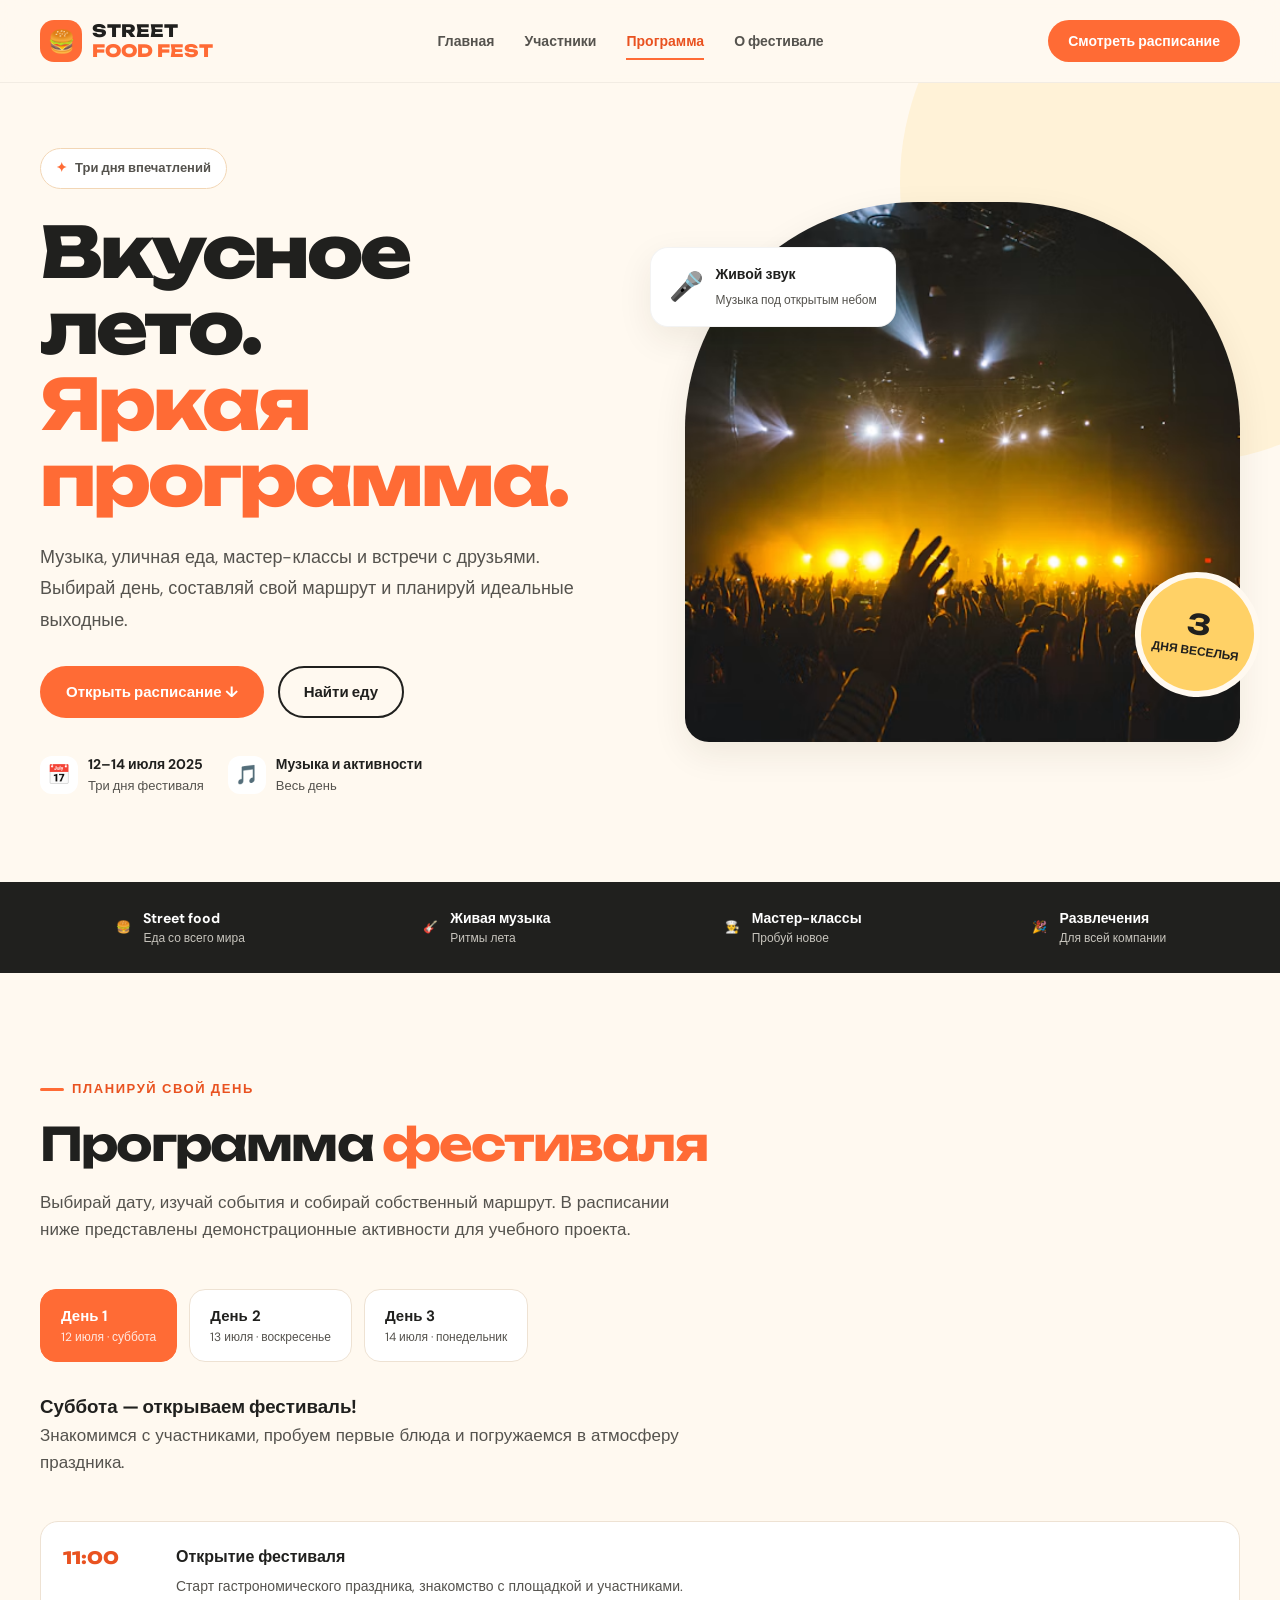
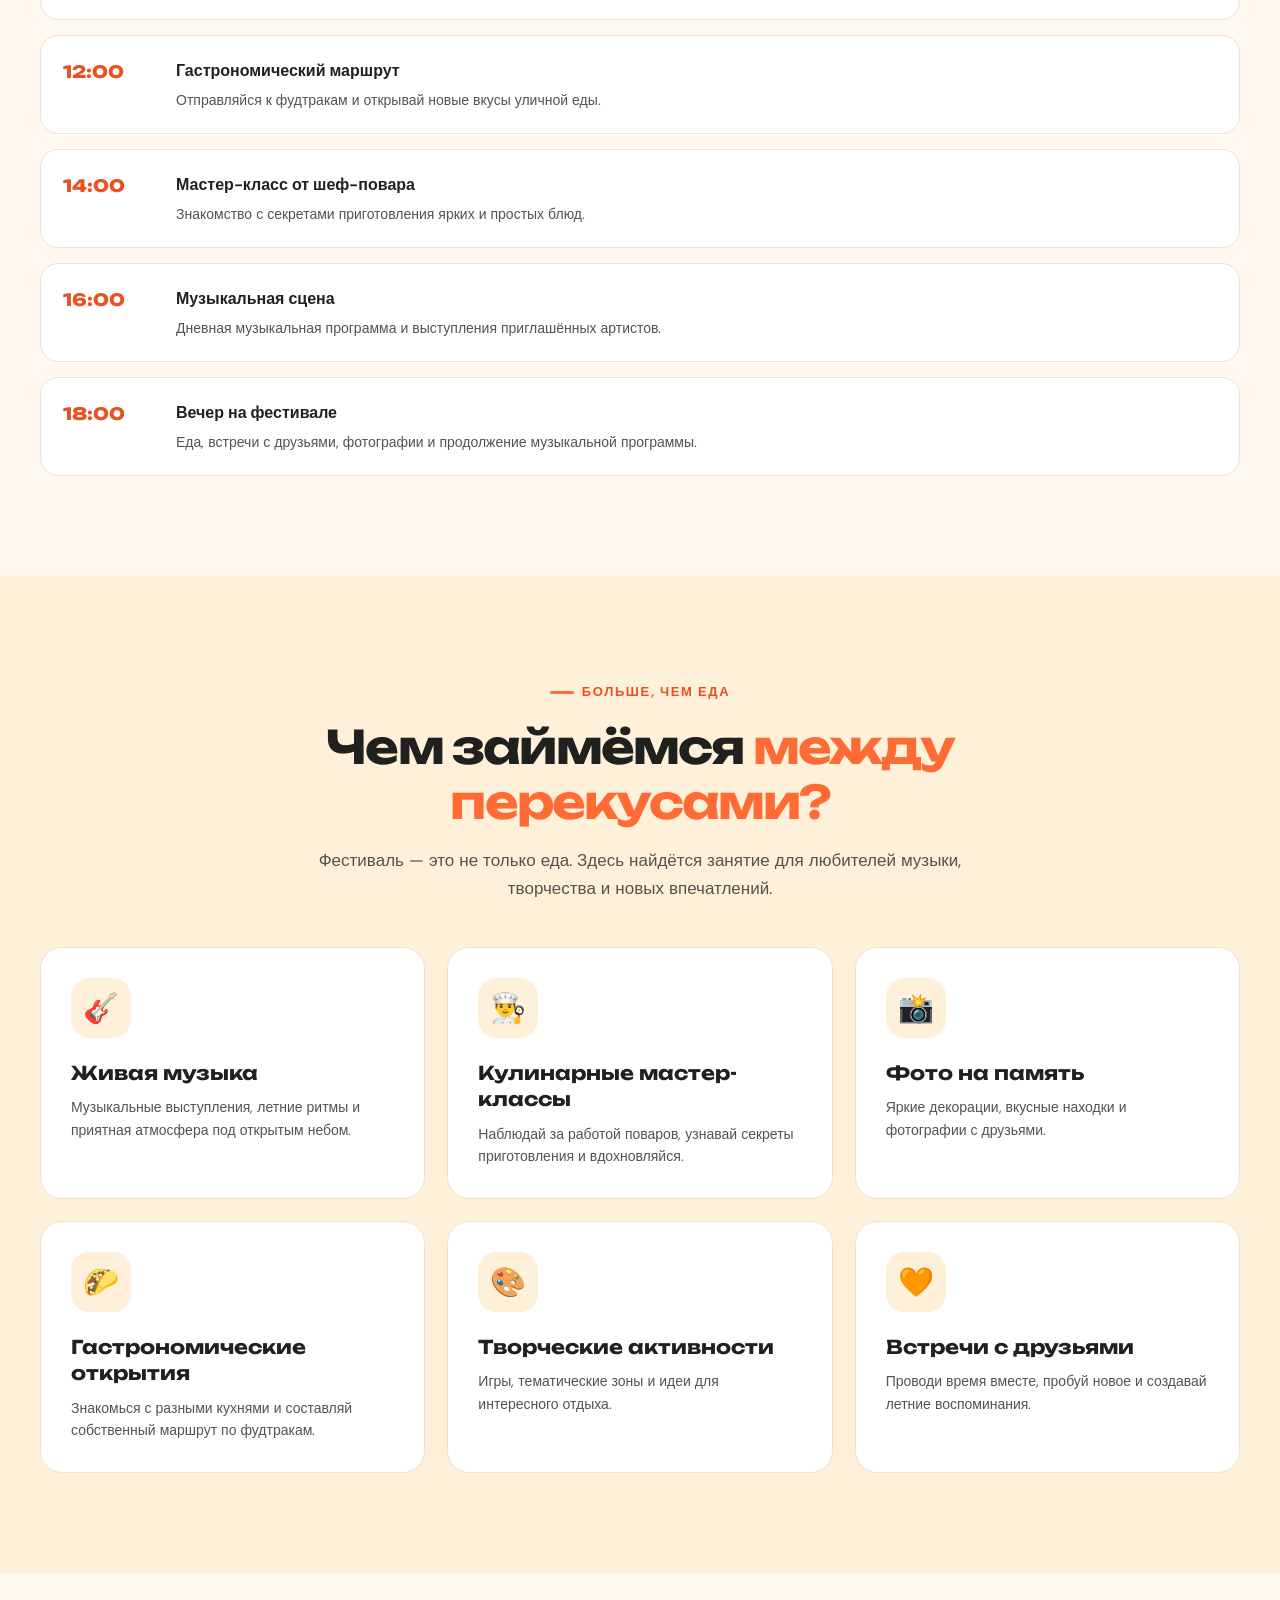
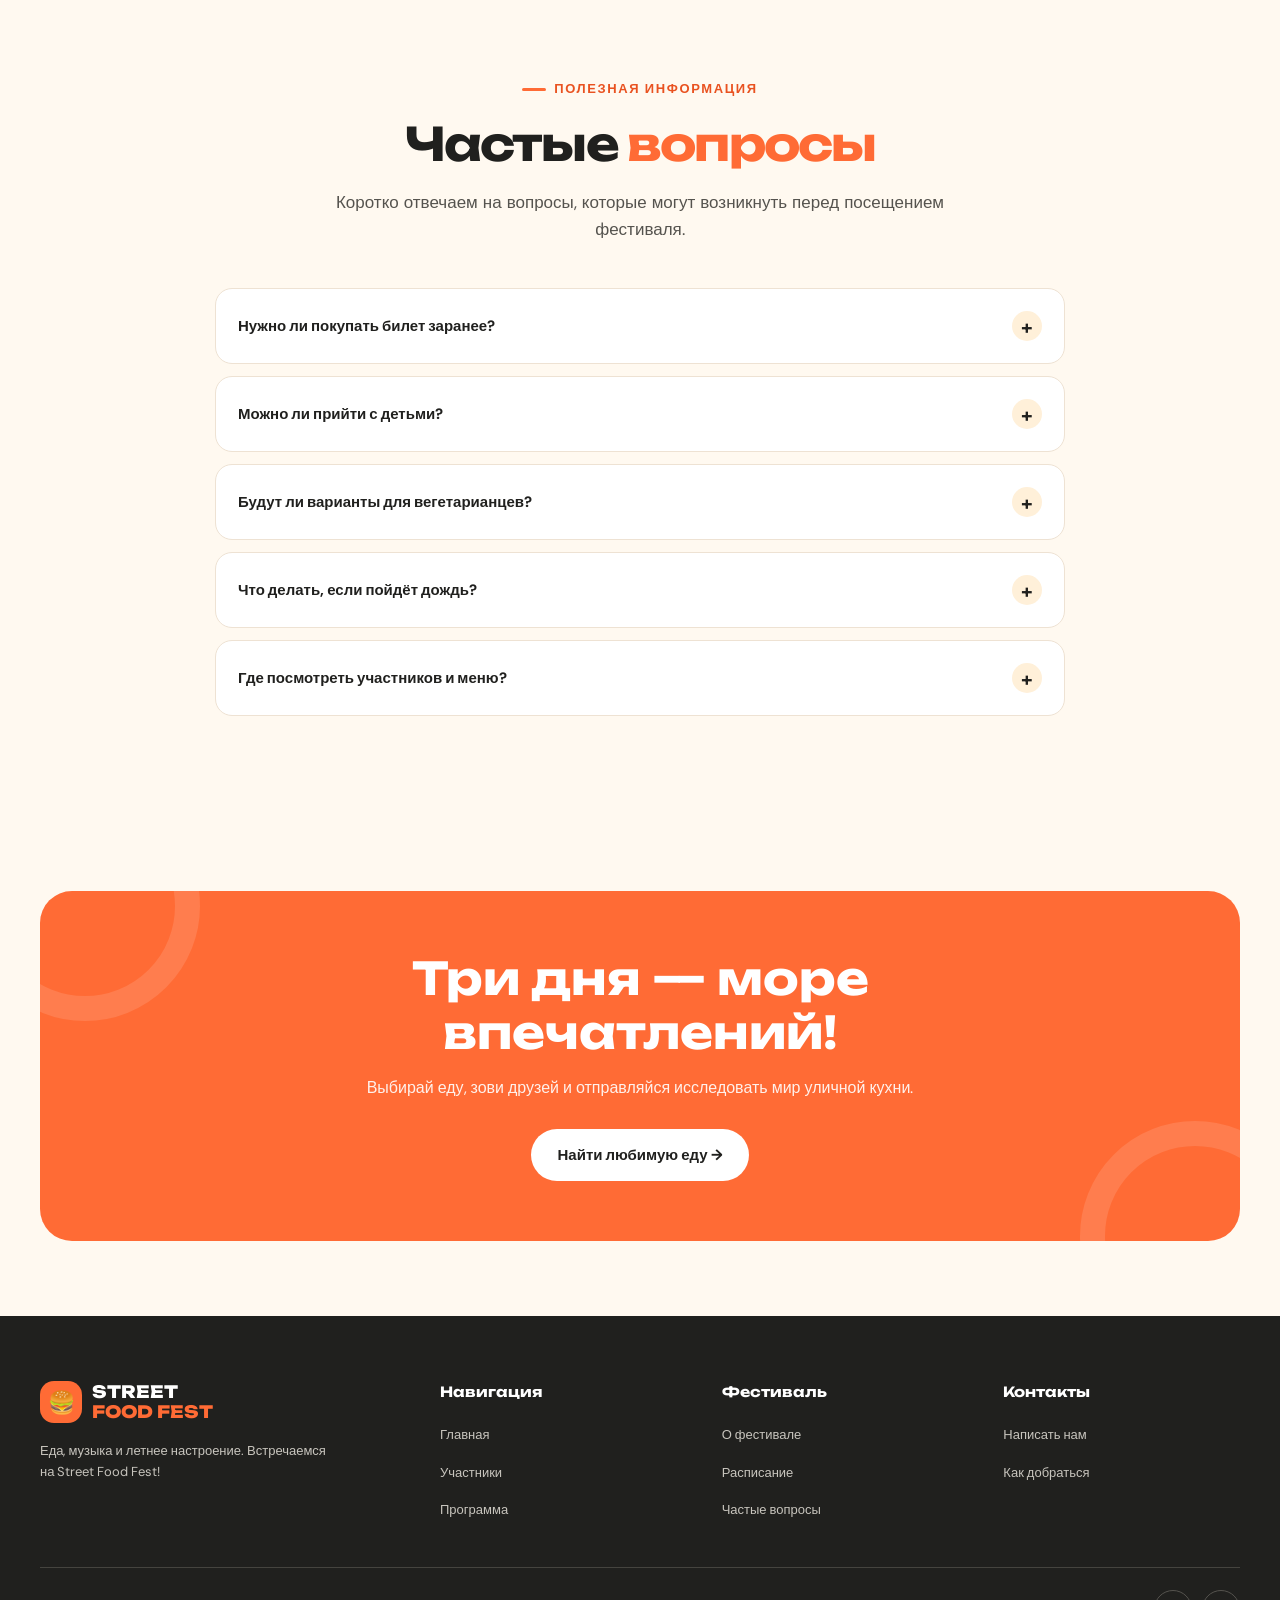
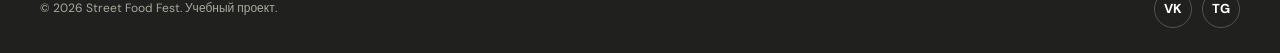
<file: program.html>
<!DOCTYPE html>
<html lang="ru">
<head>
    <meta charset="UTF-8">
    <meta name="viewport" content="width=device-width, initial-scale=1.0">
    <meta name="description" content="Программа Street Food Fest: расписание на три дня, музыка, мастер-классы, гастрономические активности и развлечения.">
    <meta name="theme-color" content="#fff9f0">
    <title>Программа — Street Food Fest</title>
    <link rel="preconnect" href="https://fonts.googleapis.com">
    <link rel="preconnect" href="https://fonts.gstatic.com" crossorigin>
    <link href="https://fonts.googleapis.com/css2?family=DM+Sans:wght@400;500;600;700;800&family=Unbounded:wght@400;500;600;700;800&display=swap" rel="stylesheet" >
    <link rel="stylesheet" href="css/style.css">
    <script src="js/script.js" defer></script>
</head>
<body>
    <!-- ШАПКА -->
    <header class="header">
        <div class="container header-inner">
            <a class="logo" href="index.html" aria-label="Street Food Fest — главная">
                <span class="logo-icon">🍔</span>
                <span class="logo-text">
                    STREET
                    <span>FOOD FEST</span>
                </span>
            </a>
            <nav class="nav" id="main-nav" aria-label="Основная навигация">
                <a href="index.html">Главная</a>
                <a href="participants.html">Участники</a>
                <a href="program.html" class="active" aria-current="page">
                    Программа
                </a>
                <a href="index.html#about">О фестивале</a>
            </nav>
            <a class="button button--small header-action" href="#schedule">
                Смотреть расписание
            </a>
            <button class="menu-toggle" type="button" aria-label="Открыть меню" aria-controls="main-nav" aria-expanded="false" >
                <span></span>
                <span></span>
                <span></span>
            </button>
        </div>
    </header>
    <main>
        <!-- ПЕРВЫЙ ЭКРАН -->
        <section class="hero">
            <div class="container hero-grid">
                <div class="hero-content">
                    <div class="hero-label">
                        <span>✦</span>
                        Три дня впечатлений
                    </div>
                    <h1>
                        Вкусное лето.
                        <span class="highlight">Яркая программа.</span>
                    </h1>
                    <p class="hero-description">
                        Музыка, уличная еда, мастер-классы и встречи
                        с друзьями. Выбирай день, составляй свой
                        маршрут и планируй идеальные выходные.
                    </p>
                    <div class="hero-actions">
                        <a class="button" href="#schedule">
                            Открыть расписание ↓
                        </a>
                        <a class="button button--outline" href="participants.html" >
                            Найти еду
                        </a>
                    </div>
                    <div class="hero-meta">
                        <div class="hero-meta-item">
                            <div class="hero-meta-icon">📅</div>
                            <div>
                                <strong>12–14 июля 2025</strong>
                                <span>Три дня фестиваля</span>
                            </div>
                        </div>
                        <div class="hero-meta-item">
                            <div class="hero-meta-icon">🎵</div>
                            <div>
                                <strong>Музыка и активности</strong>
                                <span>Весь день</span>
                            </div>
                        </div>
                    </div>
                </div>
                <div class="hero-visual">
                    <img class="hero-image" src="images/music_until_the_evening.avif" alt="Музыкальное выступление на открытом фестивале" >
                    <div class="hero-floating-card">
                        <span class="emoji">🎤</span>
                        <div>
                            <strong>Живой звук</strong>
                            <small>Музыка под открытым небом</small>
                        </div>
                    </div>
                    <div class="hero-sticker">
                        <strong>3</strong>
                        <span>дня веселья</span>
                    </div>
                </div>
            </div>
        </section>
        <!-- КРАТКИЙ ОБЗОР -->
        <section class="features-strip">
            <div class="container features-strip-inner">
                <div class="feature-mini">
                    <span class="feature-mini-icon">🍔</span>
                    <div>
                        <strong>Street food</strong>
                        <span>Еда со всего мира</span>
                    </div>
                </div>
                <div class="feature-mini">
                    <span class="feature-mini-icon">🎸</span>
                    <div>
                        <strong>Живая музыка</strong>
                        <span>Ритмы лета</span>
                    </div>
                </div>
                <div class="feature-mini">
                    <span class="feature-mini-icon">👨‍🍳</span>
                    <div>
                        <strong>Мастер-классы</strong>
                        <span>Пробуй новое</span>
                    </div>
                </div>
                <div class="feature-mini">
                    <span class="feature-mini-icon">🎉</span>
                    <div>
                        <strong>Развлечения</strong>
                        <span>Для всей компании</span>
                    </div>
                </div>
            </div>
        </section>
        <!-- РАСПИСАНИЕ -->
        <section class="section" id="schedule">
            <div class="container">
                <div class="section-heading">
                    <span class="eyebrow">Планируй свой день</span>
                    <h2>
                        Программа
                        <span class="text-orange">фестиваля</span>
                    </h2>
                    <p>
                        Выбирай дату, изучай события и собирай
                        собственный маршрут. В расписании ниже
                        представлены демонстрационные активности
                        для учебного проекта.
                    </p>
                </div>
                <!-- ПЕРЕКЛЮЧАТЕЛИ ДНЕЙ -->
                <div
                    class="schedule-days"
                    role="tablist"
                    aria-label="Дни фестиваля"
                >
                    <button
                        class="schedule-day active"
                        id="day-tab-1"
                        type="button"
                        role="tab"
                        data-day="day1"
                        aria-selected="true"
                        aria-controls="day-panel-1"
                        tabindex="0"
                    >
                        <strong>День 1</strong>
                        <span>12 июля · суббота</span>
                    </button>
                    <button
                        class="schedule-day"
                        id="day-tab-2"
                        type="button"
                        role="tab"
                        data-day="day2"
                        aria-selected="false"
                        aria-controls="day-panel-2"
                        tabindex="-1"
                    >
                        <strong>День 2</strong>
                        <span>13 июля · воскресенье</span>
                    </button>
                    <button
                        class="schedule-day"
                        id="day-tab-3"
                        type="button"
                        role="tab"
                        data-day="day3"
                        aria-selected="false"
                        aria-controls="day-panel-3"
                        tabindex="-1"
                    >
                        <strong>День 3</strong>
                        <span>14 июля · понедельник</span>
                    </button>
                </div>
                <!-- ДЕНЬ 1 -->
                <div
                    class="schedule-panel"
                    id="day-panel-1"
                    role="tabpanel"
                    aria-labelledby="day-tab-1"
                    data-day-panel="day1"
                >
                    <div class="section-heading">
                        <h3>Суббота — открываем фестиваль!</h3>
                        <p>
                            Знакомимся с участниками, пробуем первые
                            блюда и погружаемся в атмосферу праздника.
                        </p>
                    </div>
                    <div class="program-list">
                        <article class="program-item">
                            <div class="program-time">11:00</div>
                            <div>
                                <h3>Открытие фестиваля</h3>
                                <p>
                                    Старт гастрономического праздника,
                                    знакомство с площадкой и участниками.
                                </p>
                            </div>
                        </article>
                        <article class="program-item">
                            <div class="program-time">12:00</div>
                            <div>
                                <h3>Гастрономический маршрут</h3>
                                <p>
                                    Отправляйся к фудтракам и открывай
                                    новые вкусы уличной еды.
                                </p>
                            </div>
                        </article>
                        <article class="program-item">
                            <div class="program-time">14:00</div>
                            <div>
                                <h3>Мастер-класс от шеф-повара</h3>
                                <p>
                                    Знакомство с секретами приготовления
                                    ярких и простых блюд.
                                </p>
                            </div>
                        </article>
                        <article class="program-item">
                            <div class="program-time">16:00</div>
                            <div>
                                <h3>Музыкальная сцена</h3>
                                <p>
                                    Дневная музыкальная программа
                                    и выступления приглашённых артистов.
                                </p>
                            </div>
                        </article>
                        <article class="program-item">
                            <div class="program-time">18:00</div>
                            <div>
                                <h3>Вечер на фестивале</h3>
                                <p>
                                    Еда, встречи с друзьями, фотографии
                                    и продолжение музыкальной программы.
                                </p>
                            </div>
                        </article>
                    </div>
                </div>
                <!-- ДЕНЬ 2 -->
                <div
                    class="schedule-panel"
                    id="day-panel-2"
                    role="tabpanel"
                    aria-labelledby="day-tab-2"
                    data-day-panel="day2"
                    hidden
                >
                    <div class="section-heading">
                        <h3>Воскресенье — день открытий!</h3>
                        <p>
                            Пробуем необычные сочетания, учимся
                            готовить и наслаждаемся музыкой.
                        </p>
                    </div>
                    <div class="program-list">
                        <article class="program-item">
                            <div class="program-time">11:00</div>
                            <div>
                                <h3>Второй день фестиваля</h3>
                                <p>
                                    Открытие площадок и встреча
                                    с гастрономическими участниками.
                                </p>
                            </div>
                        </article>
                        <article class="program-item">
                            <div class="program-time">12:30</div>
                            <div>
                                <h3>Баттл уличной еды</h3>
                                <p>
                                    Демонстрационное кулинарное шоу
                                    с необычными идеями и подачей блюд.
                                </p>
                            </div>
                        </article>
                        <article class="program-item">
                            <div class="program-time">14:30</div>
                            <div>
                                <h3>Сладкая лаборатория</h3>
                                <p>
                                    Знакомство с десертами и украшением
                                    сладких угощений.
                                </p>
                            </div>
                        </article>
                        <article class="program-item">
                            <div class="program-time">16:00</div>
                            <div>
                                <h3>Музыка и танцы</h3>
                                <p>
                                    Выступления музыкантов и свободная
                                    площадка для танцев.
                                </p>
                            </div>
                        </article>
                        <article class="program-item">
                            <div class="program-time">18:30</div>
                            <div>
                                <h3>Вечер друзей</h3>
                                <p>
                                    Встречаем закат, отдыхаем и делимся
                                    впечатлениями о фестивале.
                                </p>
                            </div>
                        </article>
                    </div>
                </div>
                <!-- ДЕНЬ 3 -->
                <div
                    class="schedule-panel"
                    id="day-panel-3"
                    role="tabpanel"
                    aria-labelledby="day-tab-3"
                    data-day-panel="day3"
                    hidden
                >
                    <div class="section-heading">
                        <h3>Понедельник — финальный аккорд!</h3>
                        <p>
                            Последний день — повод попробовать то,
                            что ещё осталось в твоём гастрономическом
                            списке.
                        </p>
                    </div>
                    <div class="program-list">
                        <article class="program-item">
                            <div class="program-time">11:00</div>
                            <div>
                                <h3>Добро пожаловать снова!</h3>
                                <p>
                                    Начинаем финальный день с любимых
                                    блюд и новых открытий.
                                </p>
                            </div>
                        </article>
                        <article class="program-item">
                            <div class="program-time">12:30</div>
                            <div>
                                <h3>Кулинарная мастерская</h3>
                                <p>
                                    Идеи для домашних блюд и знакомство
                                    с необычными ингредиентами.
                                </p>
                            </div>
                        </article>
                        <article class="program-item">
                            <div class="program-time">14:30</div>
                            <div>
                                <h3>Финальная дегустация</h3>
                                <p>
                                    Ещё одна возможность познакомиться
                                    с кухнями участников.
                                </p>
                            </div>
                        </article>
                        <article class="program-item">
                            <div class="program-time">16:00</div>
                            <div>
                                <h3>Заключительный концерт</h3>
                                <p>
                                    Музыка, яркие моменты и общие
                                    фотографии на память.
                                </p>
                            </div>
                        </article>
                        <article class="program-item">
                            <div class="program-time">18:00</div>
                            <div>
                                <h3>Завершение фестиваля</h3>
                                <p>
                                    Благодарим гостей и участников
                                    за гастрономическое приключение.
                                </p>
                            </div>
                        </article>
                    </div>
                </div>
            </div>
        </section>
        <!-- АТМОСФЕРА -->
        <section class="section section--alt">
            <div class="container">
                <div class="section-heading section-heading--center">
                    <span class="eyebrow">Больше, чем еда</span>
                    <h2>
                        Чем займёмся
                        <span class="text-orange">между перекусами?</span>
                    </h2>
                    <p>
                        Фестиваль — это не только еда. Здесь найдётся
                        занятие для любителей музыки, творчества
                        и новых впечатлений.
                    </p>
                </div>
                <div class="features-grid">
                    <article class="feature-card">
                        <div class="feature-card-icon">🎸</div>
                        <h3>Живая музыка</h3>
                        <p>
                            Музыкальные выступления, летние ритмы
                            и приятная атмосфера под открытым небом.
                        </p>
                    </article>
                    <article class="feature-card">
                        <div class="feature-card-icon">👨‍🍳</div>
                        <h3>Кулинарные мастер-классы</h3>
                        <p>
                            Наблюдай за работой поваров, узнавай
                            секреты приготовления и вдохновляйся.
                        </p>
                    </article>
                    <article class="feature-card">
                        <div class="feature-card-icon">📸</div>
                        <h3>Фото на память</h3>
                        <p>
                            Яркие декорации, вкусные находки
                            и фотографии с друзьями.
                        </p>
                    </article>
                    <article class="feature-card">
                        <div class="feature-card-icon">🌮</div>
                        <h3>Гастрономические открытия</h3>
                        <p>
                            Знакомься с разными кухнями и составляй
                            собственный маршрут по фудтракам.
                        </p>
                    </article>
                    <article class="feature-card">
                        <div class="feature-card-icon">🎨</div>
                        <h3>Творческие активности</h3>
                        <p>
                            Игры, тематические зоны и идеи для
                            интересного отдыха.
                        </p>
                    </article>
                    <article class="feature-card">
                        <div class="feature-card-icon">🧡</div>
                        <h3>Встречи с друзьями</h3>
                        <p>
                            Проводи время вместе, пробуй новое
                            и создавай летние воспоминания.
                        </p>
                    </article>
                </div>
            </div>
        </section>
        <!-- FAQ -->
        <section class="section" id="faq">
            <div class="container">
                <div class="section-heading section-heading--center">
                    <span class="eyebrow">Полезная информация</span>
                    <h2>
                        Частые
                        <span class="text-orange">вопросы</span>
                    </h2>
                    <p>
                        Коротко отвечаем на вопросы, которые могут
                        возникнуть перед посещением фестиваля.
                    </p>
                </div>
                <div class="faq-list">
                    <article class="faq-item">
                        <button
                            class="faq-question"
                            type="button"
                            aria-expanded="false"
                            aria-controls="faq-answer-1"
                        >
                            Нужно ли покупать билет заранее?
                            <span class="faq-icon" aria-hidden="true">+</span>
                        </button>
                        <div class="faq-answer" id="faq-answer-1" hidden>
                            <p>
                                Это учебный макет, поэтому информация
                                о билетах условная. Для реального
                                мероприятия здесь нужно указать правила
                                входа и ссылку на официальную продажу.
                            </p>
                        </div>
                    </article>
                    <article class="faq-item">
                        <button
                            class="faq-question"
                            type="button"
                            aria-expanded="false"
                            aria-controls="faq-answer-2"
                        >
                            Можно ли прийти с детьми?
                            <span class="faq-icon" aria-hidden="true">+</span>
                        </button>
                        <div class="faq-answer" id="faq-answer-2" hidden>
                            <p>
                                В макете фестиваль рассчитан на широкую
                                аудиторию. Перед реальным посещением
                                необходимо проверить возрастные правила
                                и наличие детских активностей.
                            </p>
                        </div>
                    </article>
                    <article class="faq-item">
                        <button
                            class="faq-question"
                            type="button"
                            aria-expanded="false"
                            aria-controls="faq-answer-3"
                        >
                            Будут ли варианты для вегетарианцев?
                            <span class="faq-icon" aria-hidden="true">+</span>
                        </button>
                        <div class="faq-answer" id="faq-answer-3" hidden>
                            <p>
                                В демонстрационной концепции предусмотрены
                                разные кухни. Для реального мероприятия
                                нужно уточнить меню каждого участника,
                                состав блюд и возможные аллергены.
                            </p>
                        </div>
                    </article>
                    <article class="faq-item">
                        <button
                            class="faq-question"
                            type="button"
                            aria-expanded="false"
                            aria-controls="faq-answer-4"
                        >
                            Что делать, если пойдёт дождь?
                            <span class="faq-icon" aria-hidden="true">+</span>
                        </button>
                        <div class="faq-answer" id="faq-answer-4" hidden>
                            <p>
                                План действий при плохой погоде зависит
                                от организаторов. Для настоящего фестиваля
                                здесь следует указать, какие зоны крытые
                                и где публикуются изменения расписания.
                            </p>
                        </div>
                    </article>
                    <article class="faq-item">
                        <button
                            class="faq-question"
                            type="button"
                            aria-expanded="false"
                            aria-controls="faq-answer-5"
                        >
                            Где посмотреть участников и меню?
                            <span class="faq-icon" aria-hidden="true">+</span>
                        </button>
                        <div class="faq-answer" id="faq-answer-5" hidden>
                            <p>
                                На странице участников собраны карточки
                                с категориями блюд и демонстрационными
                                ценами. Перейди по ссылке ниже, чтобы
                                познакомиться с гастрономической картой.
                            </p>
                            <p style="margin-top: 12px;">
                                <a
                                    href="participants.html"
                                    style="color: #e95220; font-weight: 800;"
                                >
                                    Перейти к участникам →
                                </a>
                            </p>
                        </div>
                    </article>
                </div>
            </div>
        </section>
        <!-- ФИНАЛЬНЫЙ ПРИЗЫВ -->
        <section class="cta-section">
            <div class="container">
                <div class="cta-box">
                    <h2>
                        Три дня — море впечатлений!
                    </h2>
                    <p>
                        Выбирай еду, зови друзей и отправляйся
                        исследовать мир уличной кухни.
                    </p>
                    <a class="button button--white" href="participants.html">
                        Найти любимую еду →
                    </a>
                </div>
            </div>
        </section>
    </main>
    <!-- ПОДВАЛ -->
    <footer class="footer">
        <div class="container">
            <div class="footer-grid">
                <div class="footer-about">
                    <a class="logo" href="index.html">
                        <span class="logo-icon">🍔</span>
                        <span class="logo-text">
                            STREET
                            <span>FOOD FEST</span>
                        </span>
                    </a>
                    <p>
                        Еда, музыка и летнее настроение.
                        Встречаемся на Street Food Fest!
                    </p>
                </div>
                <div>
                    <h3 class="footer-title">Навигация</h3>
                    <ul class="footer-links">
                        <li><a href="index.html">Главная</a></li>
                        <li><a href="participants.html">Участники</a></li>
                        <li><a href="program.html">Программа</a></li>
                    </ul>
                </div>
                <div>
                    <h3 class="footer-title">Фестиваль</h3>
                    <ul class="footer-links">
                        <li><a href="index.html#about">О фестивале</a></li>
                        <li><a href="#schedule">Расписание</a></li>
                        <li><a href="#faq">Частые вопросы</a></li>
                    </ul>
                </div>
                <div>
                    <h3 class="footer-title">Контакты</h3>
                    <ul class="footer-links">
                        <li><a href="mailto:hello@example.com">Написать нам</a></li>
                        <li><a href="index.html#location">Как добраться</a></li>
                    </ul>
                </div>
            </div>
            <div class="footer-bottom">
                <p>
                    © <span data-current-year>2026</span> Street Food Fest.
                    Учебный проект.
                </p>
                <div class="footer-socials">
                    <a
                        href="https://vk.com/"
                        target="_blank"
                        rel="noopener noreferrer"
                        aria-label="ВКонтакте"
                    >VK</a>
                    <a
                        href="https://t.me/"
                        target="_blank"
                        rel="noopener noreferrer"
                        aria-label="Telegram"
                    >TG</a>
                </div>
            </div>
        </div>
    </footer>
</body>
</html>
</file>
<file: css/style.css>
/* ========================================
   STREET FOOD FEST
   Основные стили сайта
   ======================================== */
/* ---------- 1. Переменные и сброс стилей ---------- */
:root {
    --color-bg: #fff9f0;
    --color-bg-alt: #fff0d9;
    --color-dark: #20201e;
    --color-text: #55534e;
    --color-orange: #ff6b35;
    --color-orange-dark: #e95220;
    --color-yellow: #ffd166;
    --color-green: #39765b;
    --color-white: #ffffff;
    --color-border: #eee2d3;
    --font-main: "DM Sans", sans-serif;
    --font-heading: "Unbounded", sans-serif;
    --container-width: 1200px;
    --radius-small: 12px;
    --radius-medium: 22px;
    --radius-large: 32px;
    --shadow-card: 0 12px 35px rgba(52, 36, 17, 0.08);
    --transition: 0.25s ease;
}
* {
    box-sizing: border-box;
    margin: 0;
    padding: 0;
}
html {
    scroll-behavior: smooth;
    scroll-padding-top: 100px;
}
body {
    min-width: 320px;
    background: var(--color-bg);
    color: var(--color-dark);
    font-family: var(--font-main);
    font-size: 16px;
    line-height: 1.6;
    overflow-x: hidden;
}
body.menu-open {
    overflow: hidden;
}
img {
    display: block;
    max-width: 100%;
}
a {
    color: inherit;
    text-decoration: none;
}
button,
input,
select,
textarea {
    font: inherit;
}
button {
    cursor: pointer;
}
button,
a {
    -webkit-tap-highlight-color: transparent;
}
ul {
    list-style: none;
}
::selection {
    color: var(--color-white);
    background: var(--color-orange);
}
/* ---------- 2. Общие элементы ---------- */
.container {
    width: min(
        var(--container-width),
        calc(100% - 48px)
    );
    margin-inline: auto;
}
.section {
    padding: 100px 0;
}
.section--alt {
    background: var(--color-bg-alt);
}
.section-heading {
    max-width: 760px;
    margin-bottom: 45px;
}
.section-heading--center {
    margin-inline: auto;
    text-align: center;
}
.section-heading h2,
.section-title {
    margin-bottom: 18px;
    font-family: var(--font-heading);
    font-size: clamp(28px, 4vw, 46px);
    font-weight: 700;
    line-height: 1.2;
    letter-spacing: -1.8px;
}
.section-heading p,
.section-description {
    max-width: 650px;
    color: var(--color-text);
    font-size: 17px;
}
.section-heading--center p {
    margin-inline: auto;
}
.eyebrow {
    display: inline-flex;
    align-items: center;
    gap: 8px;
    margin-bottom: 16px;
    color: var(--color-orange-dark);
    font-size: 13px;
    font-weight: 800;
    letter-spacing: 1.6px;
    text-transform: uppercase;
}
.eyebrow::before {
    width: 24px;
    height: 3px;
    background: var(--color-orange);
    border-radius: 10px;
    content: "";
}
.text-orange {
    color: var(--color-orange);
}
.text-center {
    text-align: center;
}
.button {
    display: inline-flex;
    min-height: 52px;
    align-items: center;
    justify-content: center;
    gap: 10px;
    padding: 14px 24px;
    border: 2px solid transparent;
    border-radius: 100px;
    background: var(--color-orange);
    color: var(--color-white);
    font-size: 15px;
    font-weight: 800;
    line-height: 1.2;
    text-align: center;
    transition:
        background var(--transition),
        color var(--transition),
        border-color var(--transition),
        transform var(--transition),
        box-shadow var(--transition);
}
.button:hover {
    transform: translateY(-3px);
    background: var(--color-orange-dark);
    box-shadow: 0 9px 22px rgba(255, 107, 53, 0.22);
}
.button:active {
    transform: translateY(0);
}
.button--dark {
    background: var(--color-dark);
    color: var(--color-white);
}
.button--dark:hover {
    background: #383733;
}
.button--outline {
    border-color: var(--color-dark);
    background: transparent;
    color: var(--color-dark);
}
.button--outline:hover {
    border-color: var(--color-orange);
    background: var(--color-orange);
    color: var(--color-white);
}
.button--white {
    background: var(--color-white);
    color: var(--color-dark);
}
.button--white:hover {
    background: var(--color-yellow);
    color: var(--color-dark);
}
.button--small {
    min-height: 42px;
    padding: 10px 18px;
    font-size: 14px;
}
.button:focus-visible,
a:focus-visible,
button:focus-visible,
input:focus-visible,
select:focus-visible,
textarea:focus-visible {
    outline: 3px solid var(--color-green);
    outline-offset: 4px;
}
/* ---------- 3. Шапка сайта ---------- */
.header {
    position: sticky;
    z-index: 1000;
    top: 0;
    border-bottom: 1px solid rgba(32, 32, 30, 0.06);
    background: rgba(255, 249, 240, 0.94);
    backdrop-filter: blur(16px);
}
.header-inner {
    display: flex;
    min-height: 82px;
    align-items: center;
    justify-content: space-between;
    gap: 28px;
}
.logo {
    display: inline-flex;
    flex-shrink: 0;
    align-items: center;
    gap: 10px;
    font-family: var(--font-heading);
    font-size: 17px;
    font-weight: 800;
    line-height: 1.15;
}
.logo-icon {
    display: grid;
    width: 42px;
    height: 42px;
    flex-shrink: 0;
    place-items: center;
    border-radius: 14px;
    background: var(--color-orange);
    color: var(--color-white);
    font-size: 22px;
}
.logo-text span {
    display: block;
    color: var(--color-orange);
}
.nav {
    display: flex;
    align-items: center;
    gap: 30px;
}
.nav a {
    position: relative;
    padding: 8px 0;
    color: var(--color-text);
    font-size: 14px;
    font-weight: 700;
    transition: color var(--transition);
}
.nav a::after {
    position: absolute;
    right: 0;
    bottom: 0;
    left: 0;
    height: 2px;
    transform: scaleX(0);
    transform-origin: left;
    background: var(--color-orange);
    content: "";
    transition: transform var(--transition);
}
.nav a:hover,
.nav a.active {
    color: var(--color-orange-dark);
}
.nav a:hover::after,
.nav a.active::after {
    transform: scaleX(1);
}
.header-action {
    flex-shrink: 0;
}
.menu-toggle {
    display: none;
    width: 44px;
    height: 44px;
    align-items: center;
    justify-content: center;
    flex-direction: column;
    gap: 5px;
    border: 1px solid var(--color-border);
    border-radius: 12px;
    background: var(--color-white);
}
.menu-toggle span {
    display: block;
    width: 20px;
    height: 2px;
    border-radius: 5px;
    background: var(--color-dark);
    transition:
        transform var(--transition),
        opacity var(--transition);
}
.menu-toggle[aria-expanded="true"] span:first-child {
    transform: translateY(7px) rotate(45deg);
}
.menu-toggle[aria-expanded="true"] span:nth-child(2) {
    opacity: 0;
}
.menu-toggle[aria-expanded="true"] span:last-child {
    transform: translateY(-7px) rotate(-45deg);
}
/* ---------- 4. Главный экран ---------- */
.hero {
    position: relative;
    padding: 65px 0 85px;
    overflow: hidden;
}
.hero::before {
    position: absolute;
    z-index: -1;
    top: -180px;
    right: -180px;
    width: 560px;
    height: 560px;
    border-radius: 50%;
    background: rgba(255, 209, 102, 0.18);
    content: "";
}
.hero-grid {
    display: grid;
    align-items: center;
    grid-template-columns: 1fr 0.95fr;
    gap: 60px;
}
.hero-content {
    position: relative;
    z-index: 1;
}
.hero-label {
    display: inline-flex;
    align-items: center;
    gap: 8px;
    margin-bottom: 25px;
    padding: 9px 15px;
    border: 1px solid #f2d6b5;
    border-radius: 100px;
    background: var(--color-white);
    color: var(--color-text);
    font-size: 13px;
    font-weight: 700;
}
.hero-label span {
    color: var(--color-orange);
}
.hero h1 {
    max-width: 700px;
    margin-bottom: 24px;
    font-family: var(--font-heading);
    font-size: clamp(40px, 5.5vw, 72px);
    font-weight: 800;
    line-height: 1.08;
    letter-spacing: -3px;
}
.hero h1 .highlight {
    position: relative;
    display: inline-block;
    color: var(--color-orange);
}
.hero-description {
    max-width: 540px;
    margin-bottom: 30px;
    color: var(--color-text);
    font-size: 18px;
    line-height: 1.75;
}
.hero-actions {
    display: flex;
    flex-wrap: wrap;
    gap: 14px;
}
.hero-meta {
    display: flex;
    flex-wrap: wrap;
    gap: 24px;
    margin-top: 35px;
}
.hero-meta-item {
    display: flex;
    align-items: center;
    gap: 10px;
    color: var(--color-text);
    font-size: 13px;
}
.hero-meta-icon {
    display: grid;
    width: 38px;
    height: 38px;
    flex-shrink: 0;
    place-items: center;
    border-radius: 12px;
    background: var(--color-white);
    font-size: 19px;
}
.hero-meta-item strong {
    display: block;
    color: var(--color-dark);
    font-size: 14px;
}
.hero-visual {
    position: relative;
    min-width: 0;
}
.hero-image {
    width: 100%;
    height: 540px;
    border-radius: 42% 42% 24px 24px;
    object-fit: cover;
    box-shadow: var(--shadow-card);
}
.hero-sticker {
    position: absolute;
    right: -20px;
    bottom: 45px;
    display: grid;
    width: 125px;
    height: 125px;
    align-content: center;
    justify-items: center;
    transform: rotate(8deg);
    border: 6px solid var(--color-bg);
    border-radius: 50%;
    background: var(--color-yellow);
    color: var(--color-dark);
    text-align: center;
}
.hero-sticker strong {
    font-family: var(--font-heading);
    font-size: 28px;
    line-height: 1.2;
}
.hero-sticker span {
    font-size: 12px;
    font-weight: 800;
    text-transform: uppercase;
}
.hero-floating-card {
    position: absolute;
    top: 45px;
    left: -35px;
    display: flex;
    align-items: center;
    gap: 12px;
    padding: 15px 18px;
    border: 1px solid rgba(32, 32, 30, 0.05);
    border-radius: 18px;
    background: var(--color-white);
    box-shadow: var(--shadow-card);
}
.hero-floating-card .emoji {
    font-size: 28px;
}
.hero-floating-card strong {
    display: block;
    font-size: 14px;
}
.hero-floating-card small {
    color: var(--color-text);
    font-size: 12px;
}
/* ---------- 5. Полоса с преимуществами ---------- */
.features-strip {
    padding: 25px 0;
    background: var(--color-dark);
    color: var(--color-white);
}
.features-strip-inner {
    display: grid;
    grid-template-columns: repeat(4, 1fr);
    gap: 25px;
}
.feature-mini {
    display: flex;
    align-items: center;
    justify-content: center;
    gap: 12px;
    text-align: left;
}
.feature-mini-icon {
    font-size: 27px;
}
.feature-mini strong {
    display: block;
    font-size: 14px;
}
.feature-mini span {
    display: block;
    color: #c7c4bd;
    font-size: 12px;
}
/* ---------- 6. О фестивале ---------- */
.about-grid {
    display: grid;
    align-items: center;
    grid-template-columns: 0.95fr 1fr;
    gap: 75px;
}
.about-visual {
    position: relative;
}
.about-image {
    width: 100%;
    height: 470px;
    border-radius: var(--radius-large);
    object-fit: cover;
}
.about-note {
    position: absolute;
    right: -20px;
    bottom: 25px;
    max-width: 220px;
    padding: 20px;
    border-radius: 18px;
    background: var(--color-yellow);
    box-shadow: var(--shadow-card);
}
.about-note strong {
    display: block;
    margin-bottom: 5px;
    font-family: var(--font-heading);
    font-size: 20px;
}
.about-note p {
    font-size: 13px;
    line-height: 1.5;
}
.about-content h2 {
    margin-bottom: 22px;
    font-family: var(--font-heading);
    font-size: clamp(30px, 4vw, 45px);
    line-height: 1.2;
    letter-spacing: -1.5px;
}
.about-content > p {
    margin-bottom: 18px;
    color: var(--color-text);
}
.about-list {
    display: grid;
    gap: 15px;
    margin-top: 28px;
}
.about-list li {
    display: flex;
    align-items: flex-start;
    gap: 12px;
}
.about-list .check {
    display: grid;
    width: 27px;
    height: 27px;
    flex-shrink: 0;
    place-items: center;
    border-radius: 50%;
    background: #e1f0e5;
    color: var(--color-green);
    font-size: 14px;
    font-weight: 900;
}
.about-list strong {
    display: block;
    margin-bottom: 2px;
}
.about-list p {
    color: var(--color-text);
    font-size: 14px;
}
/* ---------- 7. Карточки преимуществ ---------- */
.features-grid {
    display: grid;
    grid-template-columns: repeat(3, minmax(0, 1fr));
    gap: 22px;
}
.feature-card {
    padding: 30px;
    border: 1px solid var(--color-border);
    border-radius: var(--radius-medium);
    background: var(--color-white);
    transition:
        transform var(--transition),
        box-shadow var(--transition);
}
.feature-card:hover {
    transform: translateY(-6px);
    box-shadow: var(--shadow-card);
}
.feature-card-icon {
    display: grid;
    width: 60px;
    height: 60px;
    margin-bottom: 22px;
    place-items: center;
    border-radius: 18px;
    background: var(--color-bg-alt);
    font-size: 29px;
}
.feature-card h3 {
    margin-bottom: 10px;
    font-family: var(--font-heading);
    font-size: 19px;
    line-height: 1.4;
}
.feature-card p {
    color: var(--color-text);
    font-size: 14px;
}
/* ---------- 8. Участники фестиваля ---------- */
.participants-grid {
    display: grid;
    grid-template-columns: repeat(3, minmax(0, 1fr));
    gap: 25px;
}
.participant-card {
    min-width: 0;
    overflow: hidden;
    border: 1px solid var(--color-border);
    border-radius: var(--radius-medium);
    background: var(--color-white);
    transition:
        transform var(--transition),
        box-shadow var(--transition);
}
.participant-card:hover {
    transform: translateY(-5px);
    box-shadow: var(--shadow-card);
}
.participant-image-wrap {
    position: relative;
    overflow: hidden;
}
.participant-image {
    width: 100%;
    height: 230px;
    object-fit: cover;
    transition: transform 0.45s ease;
}
.participant-card:hover .participant-image {
    transform: scale(1.05);
}
.participant-category {
    position: absolute;
    top: 15px;
    left: 15px;
    padding: 7px 12px;
    border-radius: 100px;
    background: var(--color-white);
    color: var(--color-dark);
    font-size: 11px;
    font-weight: 800;
}
.participant-content {
    padding: 23px;
}
.participant-content h3 {
    margin-bottom: 9px;
    font-family: var(--font-heading);
    font-size: 19px;
    line-height: 1.4;
}
.participant-content p {
    margin-bottom: 18px;
    color: var(--color-text);
    font-size: 14px;
}
.participant-meta {
    display: flex;
    flex-wrap: wrap;
    gap: 12px;
    color: var(--color-text);
    font-size: 12px;
}
.participant-meta span {
    display: inline-flex;
    align-items: center;
    gap: 5px;
}
.participant-footer {
    display: flex;
    align-items: center;
    justify-content: space-between;
    gap: 10px;
    margin-top: 18px;
    padding-top: 17px;
    border-top: 1px solid var(--color-border);
}
.participant-footer strong {
    font-size: 13px;
}
.participant-footer a {
    color: var(--color-orange-dark);
    font-size: 13px;
    font-weight: 800;
}
.participant-footer a:hover {
    text-decoration: underline;
}
.section-link {
    margin-top: 38px;
    text-align: center;
}
/* ---------- 9. Фильтры участников ---------- */
.filter-buttons {
    display: flex;
    flex-wrap: wrap;
    gap: 10px;
    margin-bottom: 32px;
}
.filter-button {
    padding: 11px 18px;
    border: 1px solid var(--color-border);
    border-radius: 100px;
    background: var(--color-white);
    color: var(--color-text);
    font-size: 13px;
    font-weight: 800;
    transition: all var(--transition);
}
.filter-button:hover,
.filter-button.active {
    border-color: var(--color-orange);
    background: var(--color-orange);
    color: var(--color-white);
}
.participant-card[hidden] {
    display: none;
}
.filter-empty {
    grid-column: 1 / -1;
    padding: 40px 20px;
    color: var(--color-text);
    text-align: center;
}
/* ---------- 10. Программа фестиваля ---------- */
.program-preview {
    position: relative;
    overflow: hidden;
    border-radius: var(--radius-large);
    background: var(--color-dark);
    color: var(--color-white);
}
.program-preview-inner {
    display: grid;
    align-items: center;
    grid-template-columns: 1fr 0.8fr;
    gap: 50px;
    padding: 55px;
}
.program-preview h2 {
    margin-bottom: 20px;
    font-family: var(--font-heading);
    font-size: clamp(28px, 4vw, 43px);
    line-height: 1.2;
}
.program-preview p {
    margin-bottom: 25px;
    color: #d1cec7;
}
.program-preview .eyebrow {
    color: var(--color-yellow);
}
.program-preview-image {
    width: 100%;
    height: 330px;
    border-radius: 24px;
    object-fit: cover;
}
.program-list {
    display: grid;
    gap: 15px;
}
.program-item {
    display: grid;
    grid-template-columns: 95px 1fr;
    gap: 18px;
    padding: 22px;
    border: 1px solid var(--color-border);
    border-radius: 18px;
    background: var(--color-white);
}
.program-time {
    color: var(--color-orange-dark);
    font-family: var(--font-heading);
    font-size: 17px;
    font-weight: 800;
}
.program-item h3 {
    margin-bottom: 5px;
    font-size: 16px;
}
.program-item p {
    color: var(--color-text);
    font-size: 14px;
}
.schedule-days {
    display: flex;
    flex-wrap: wrap;
    gap: 12px;
    margin-bottom: 30px;
}
.schedule-day {
    min-width: 120px;
    padding: 14px 20px;
    border: 1px solid var(--color-border);
    border-radius: 16px;
    background: var(--color-white);
    color: var(--color-dark);
    text-align: left;
    transition: all var(--transition);
}
.schedule-day strong,
.schedule-day span {
    display: block;
}
.schedule-day strong {
    font-size: 15px;
}
.schedule-day span {
    color: var(--color-text);
    font-size: 12px;
}
.schedule-day:hover,
.schedule-day.active {
    border-color: var(--color-orange);
    background: var(--color-orange);
    color: var(--color-white);
}
.schedule-day.active span,
.schedule-day:hover span {
    color: rgba(255, 255, 255, 0.85);
}
.schedule-panel[hidden] {
    display: none;
}
/* ---------- 11. Галерея ---------- */
.gallery-grid {
    display: grid;
    grid-template-columns: 1.2fr 0.8fr 0.8fr;
    grid-template-rows: 220px 220px;
    gap: 16px;
}
.gallery-item {
    position: relative;
    min-width: 0;
    overflow: hidden;
    border-radius: 20px;
    background: var(--color-bg-alt);
}
.gallery-item:first-child {
    grid-row: span 2;
}
.gallery-item img {
    width: 100%;
    height: 100%;
    object-fit: cover;
    transition: transform 0.5s ease;
}
.gallery-item:hover img {
    transform: scale(1.06);
}
.gallery-caption {
    position: absolute;
    right: 12px;
    bottom: 12px;
    left: 12px;
    padding: 12px 15px;
    border-radius: 12px;
    background: rgba(32, 32, 30, 0.78);
    color: var(--color-white);
    font-size: 13px;
    font-weight: 700;
    backdrop-filter: blur(8px);
}
/* ---------- 12. Блок с призывом к действию ---------- */
.cta-section {
    padding: 75px 0;
}
.cta-box {
    position: relative;
    overflow: hidden;
    padding: 60px 30px;
    border-radius: var(--radius-large);
    background: var(--color-orange);
    color: var(--color-white);
    text-align: center;
}
.cta-box::before,
.cta-box::after {
    position: absolute;
    width: 180px;
    height: 180px;
    border: 25px solid rgba(255, 255, 255, 0.12);
    border-radius: 50%;
    content: "";
}
.cta-box::before {
    top: -100px;
    left: -70px;
}
.cta-box::after {
    right: -70px;
    bottom: -110px;
}
.cta-box h2 {
    position: relative;
    z-index: 1;
    max-width: 750px;
    margin: 0 auto 16px;
    font-family: var(--font-heading);
    font-size: clamp(28px, 4vw, 45px);
    line-height: 1.2;
}
.cta-box p {
    position: relative;
    z-index: 1;
    max-width: 600px;
    margin: 0 auto 28px;
    color: rgba(255, 255, 255, 0.9);
}
.cta-box .button {
    position: relative;
    z-index: 1;
}
/* ---------- 13. FAQ ---------- */
.faq-list {
    display: grid;
    max-width: 850px;
    gap: 12px;
    margin-inline: auto;
}
.faq-item {
    overflow: hidden;
    border: 1px solid var(--color-border);
    border-radius: 17px;
    background: var(--color-white);
}
.faq-question {
    display: flex;
    width: 100%;
    align-items: center;
    justify-content: space-between;
    gap: 20px;
    padding: 22px;
    border: 0;
    background: transparent;
    color: var(--color-dark);
    font-size: 15px;
    font-weight: 800;
    text-align: left;
}
.faq-icon {
    display: grid;
    width: 30px;
    height: 30px;
    flex-shrink: 0;
    place-items: center;
    border-radius: 50%;
    background: var(--color-bg-alt);
    font-size: 20px;
    transition: transform var(--transition);
}
.faq-question[aria-expanded="true"] .faq-icon {
    transform: rotate(45deg);
    background: var(--color-orange);
    color: var(--color-white);
}
.faq-answer {
    padding: 0 22px 22px;
    color: var(--color-text);
    font-size: 14px;
}
.faq-answer[hidden] {
    display: none;
}
/* ---------- 14. Подвал сайта ---------- */
.footer {
    padding: 65px 0 25px;
    background: var(--color-dark);
    color: var(--color-white);
}
.footer-grid {
    display: grid;
    grid-template-columns: 1.5fr 1fr 1fr 1fr;
    gap: 45px;
    padding-bottom: 45px;
}
.footer-about p {
    max-width: 290px;
    margin-top: 18px;
    color: #c7c4bd;
    font-size: 13px;
}
.footer .logo {
    color: var(--color-white);
}
.footer-title {
    margin-bottom: 18px;
    font-family: var(--font-heading);
    font-size: 14px;
}
.footer-links {
    display: grid;
    gap: 12px;
}
.footer-links a {
    color: #c7c4bd;
    font-size: 13px;
    transition: color var(--transition);
}
.footer-links a:hover {
    color: var(--color-yellow);
}
.footer-bottom {
    display: flex;
    align-items: center;
    justify-content: space-between;
    gap: 20px;
    padding-top: 22px;
    border-top: 1px solid #45443f;
    color: #aaa79f;
    font-size: 12px;
}
.footer-socials {
    display: flex;
    flex-wrap: wrap;
    gap: 10px;
}
.footer-socials a {
    display: grid;
    width: 38px;
    height: 38px;
    place-items: center;
    border: 1px solid #55534e;
    border-radius: 50%;
    color: var(--color-white);
    font-size: 13px;
    font-weight: 800;
    transition: all var(--transition);
}
.footer-socials a:hover {
    border-color: var(--color-orange);
    background: var(--color-orange);
}
/* ---------- 15. Всплывающие сообщения ---------- */
.toast {
    position: fixed;
    z-index: 2000;
    right: 24px;
    bottom: 24px;
    max-width: min(380px, calc(100% - 32px));
    padding: 16px 20px;
    transform: translateY(20px);
    border-radius: 15px;
    background: var(--color-dark);
    color: var(--color-white);
    box-shadow: var(--shadow-card);
    font-size: 14px;
    opacity: 0;
    pointer-events: none;
    transition:
        opacity var(--transition),
        transform var(--transition);
}
.toast.show {
    transform: translateY(0);
    opacity: 1;
}
/* ---------- 16. Служебные элементы ---------- */
[hidden] {
    display: none !important;
}
.skip-link {
    position: absolute;
    z-index: 3000;
    top: 10px;
    left: 10px;
    padding: 12px 16px;
    transform: translateY(-150%);
    border-radius: 10px;
    background: var(--color-dark);
    color: var(--color-white);
}
.skip-link:focus {
    transform: translateY(0);
}
.divider {
    height: 1px;
    margin: 30px 0;
    background: var(--color-border);
}
/* ---------- 17. Анимация появления ---------- */
@keyframes fade-up {
    from {
        transform: translateY(18px);
        opacity: 0;
    }
    to {
        transform: translateY(0);
        opacity: 1;
    }
}
.hero-content,
.hero-visual {
    animation: fade-up 0.7s ease both;
}
.hero-visual {
    animation-delay: 0.12s;
}
/* ---------- 18. Адаптация для планшетов ---------- */
@media (max-width: 1050px) {
    .nav {
        gap: 18px;
    }
    .nav a {
        font-size: 13px;
    }
    .header-inner {
        gap: 18px;
    }
    .hero-grid {
        gap: 35px;
    }
    .hero-image {
        height: 470px;
    }
    .about-grid {
        gap: 45px;
    }
    .participants-grid {
        grid-template-columns: repeat(2, minmax(0, 1fr));
    }
    .features-grid {
        grid-template-columns: repeat(2, minmax(0, 1fr));
    }
    .footer-grid {
        grid-template-columns: repeat(2, minmax(0, 1fr));
        gap: 35px;
    }
    .program-preview-inner {
        padding: 40px;
        gap: 30px;
    }
}
/* ---------- 19. Адаптация для телефонов ---------- */
@media (max-width: 760px) {
    .container {
        width: min(100% - 32px, var(--container-width));
    }
    .section {
        padding: 70px 0;
    }
    .header-inner {
        min-height: 72px;
    }
    .logo {
        font-size: 14px;
    }
    .logo-icon {
        width: 38px;
        height: 38px;
        border-radius: 12px;
    }
    .menu-toggle {
        display: flex;
    }
    .header-action {
        display: none;
    }
    .nav {
        position: fixed;
        z-index: 999;
        top: 72px;
        right: 0;
        bottom: 0;
        left: 0;
        display: flex;
        align-items: stretch;
        justify-content: flex-start;
        flex-direction: column;
        gap: 0;
        padding: 22px 24px 40px;
        transform: translateX(100%);
        background: var(--color-bg);
        visibility: hidden;
        transition:
            transform var(--transition),
            visibility var(--transition);
        overflow-y: auto;
    }
    .nav.open {
        transform: translateX(0);
        visibility: visible;
    }
    .nav a {
        padding: 18px 0;
        border-bottom: 1px solid var(--color-border);
        font-size: 17px;
    }
    .nav a::after {
        display: none;
    }
    .hero {
        padding: 45px 0 60px;
    }
    .hero-grid {
        grid-template-columns: 1fr;
        gap: 45px;
    }
    .hero h1 {
        font-size: clamp(38px, 10vw, 58px);
        letter-spacing: -2px;
    }
    .hero-description {
        font-size: 16px;
    }
    .hero-image {
        height: 390px;
        border-radius: 35% 35% 22px 22px;
    }
    .hero-floating-card {
        top: 25px;
        left: -5px;
        padding: 12px;
    }
    .hero-sticker {
        right: -5px;
        bottom: 20px;
        width: 100px;
        height: 100px;
    }
    .hero-sticker strong {
        font-size: 23px;
    }
    .hero-meta {
        gap: 16px;
    }
    .features-strip-inner {
        grid-template-columns: repeat(2, minmax(0, 1fr));
        gap: 25px 15px;
    }
    .feature-mini {
        justify-content: flex-start;
    }
    .about-grid {
        grid-template-columns: 1fr;
        gap: 40px;
    }
    .about-image {
        height: 350px;
    }
    .about-note {
        right: 10px;
        bottom: 12px;
        max-width: 190px;
        padding: 15px;
    }
    .features-grid {
        grid-template-columns: 1fr;
    }
    .feature-card {
        padding: 25px;
    }
    .participants-grid {
        grid-template-columns: 1fr;
        gap: 20px;
    }
    .participant-image {
        height: 250px;
    }
    .program-preview-inner {
        grid-template-columns: 1fr;
        padding: 30px 22px;
    }
    .program-preview-image {
        height: 250px;
    }
    .program-item {
        grid-template-columns: 75px 1fr;
        gap: 12px;
        padding: 18px;
    }
    .program-time {
        font-size: 14px;
    }
    .gallery-grid {
        grid-template-columns: repeat(2, minmax(0, 1fr));
        grid-template-rows: 240px 170px 170px;
        gap: 10px;
    }
    .gallery-item:first-child {
        grid-row: auto;
        grid-column: 1 / -1;
    }
    .cta-section {
        padding: 50px 0;
    }
    .cta-box {
        padding: 45px 22px;
    }
    .footer-grid {
        grid-template-columns: repeat(2, minmax(0, 1fr));
        gap: 30px 20px;
    }
    .footer-bottom {
        align-items: flex-start;
        flex-direction: column;
    }
}
/* ---------- 20. Маленькие экраны ---------- */
@media (max-width: 420px) {
    .container {
        width: calc(100% - 28px);
    }
    .section {
        padding: 55px 0;
    }
    .section-heading {
        margin-bottom: 30px;
    }
    .section-heading h2,
    .section-title {
        font-size: 29px;
        letter-spacing: -1px;
    }
    .hero h1 {
        font-size: 37px;
    }
    .hero-actions {
        align-items: stretch;
        flex-direction: column;
    }
    .hero-actions .button {
        width: 100%;
    }
    .hero-image {
        height: 320px;
    }
    .hero-meta {
        align-items: flex-start;
        flex-direction: column;
    }
    .features-strip-inner {
        grid-template-columns: 1fr;
    }
    .about-image {
        height: 290px;
    }
    .participant-image {
        height: 210px;
    }
    .filter-buttons {
        gap: 8px;
    }
    .filter-button {
        padding: 9px 13px;
        font-size: 12px;
    }
    .schedule-day {
        min-width: calc(50% - 6px);
        flex: 1;
        padding: 12px;
    }
    .program-item {
        grid-template-columns: 1fr;
        gap: 6px;
    }
    .gallery-grid {
        grid-template-rows: 200px 140px 140px;
    }
    .footer-grid {
        grid-template-columns: 1fr;
    }
    .toast {
        right: 16px;
        bottom: 16px;
    }
}
/* ---------- 21. Уменьшение анимации по настройкам устройства ---------- */
@media (prefers-reduced-motion: reduce) {
    *,
    *::before,
    *::after {
        scroll-behavior: auto !important;
        animation-duration: 0.01ms !important;
        animation-iteration-count: 1 !important;
        transition-duration: 0.01ms !important;
    }
}
</file>
